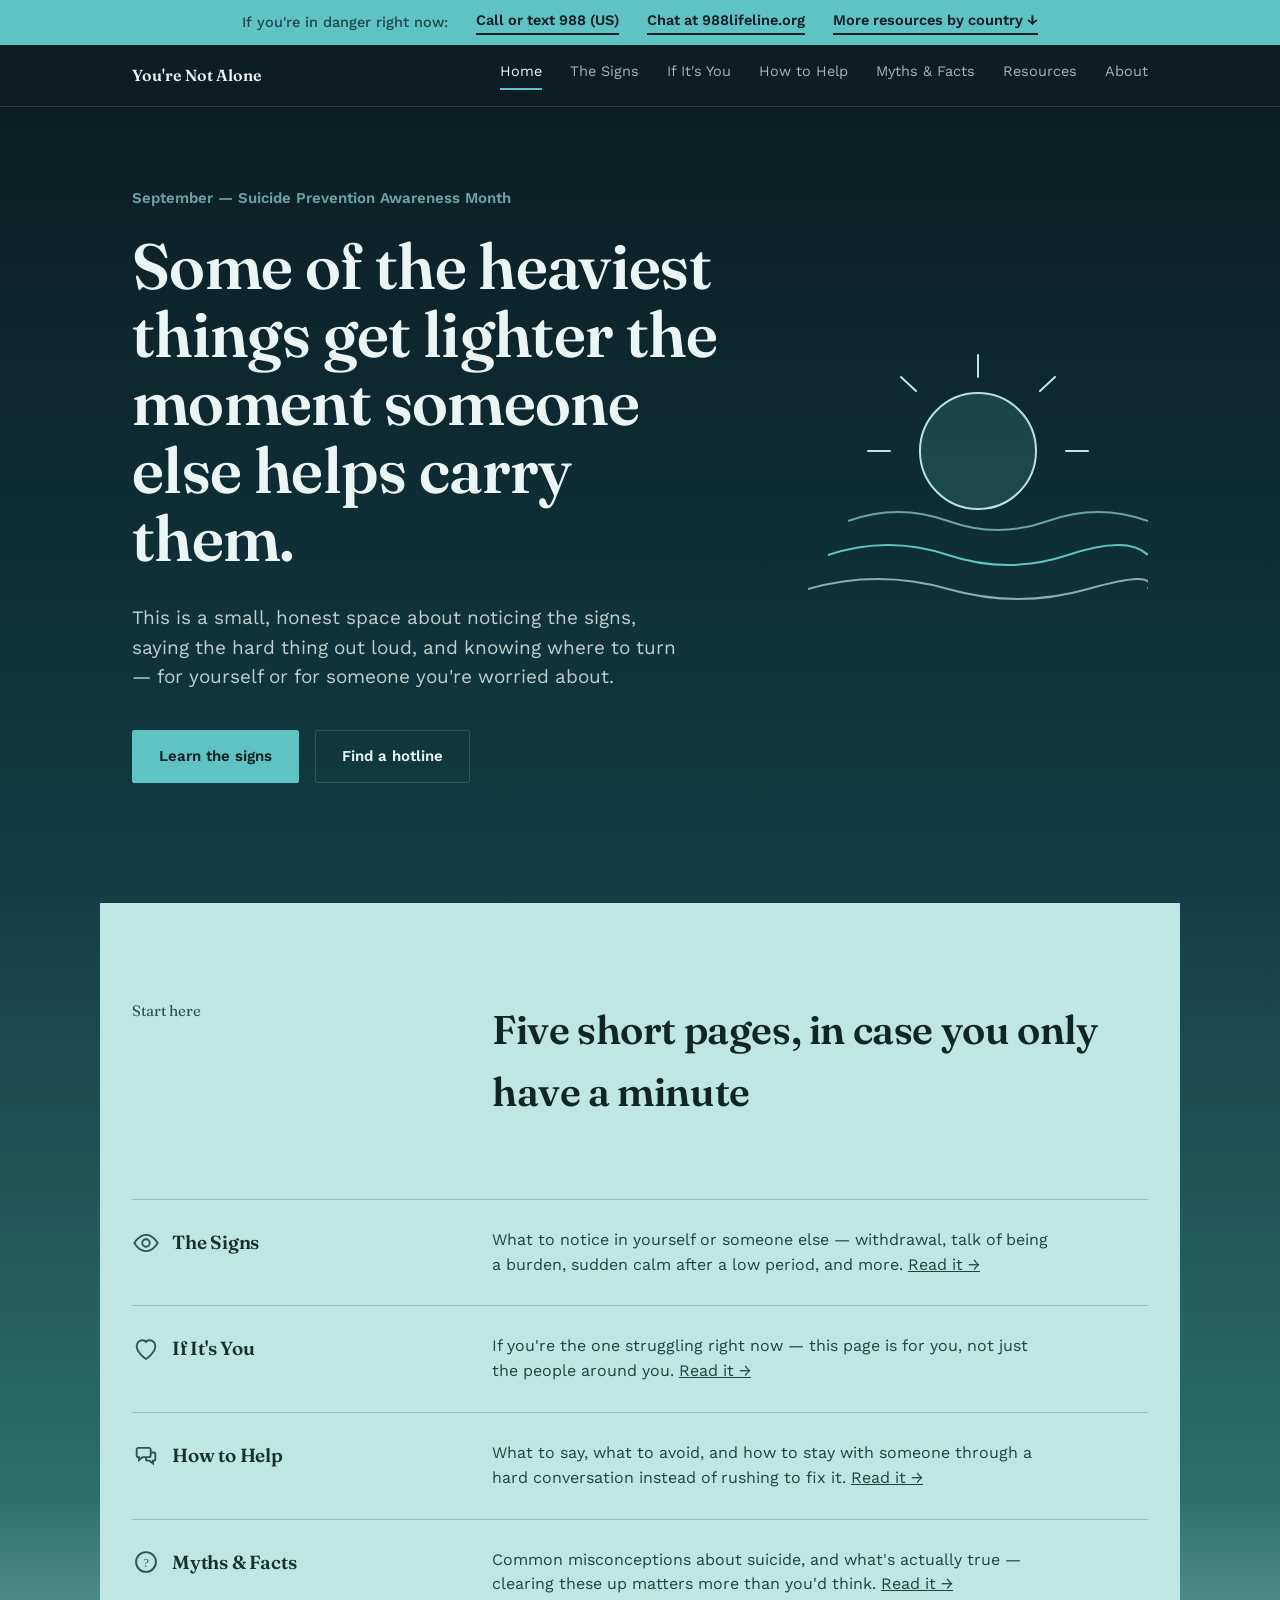
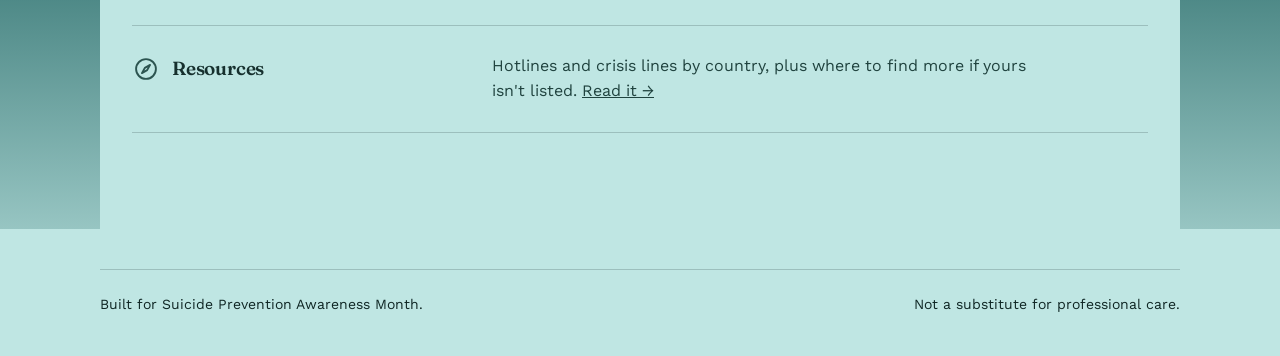
<file: index.html>
<!DOCTYPE html>
<html lang="en">
<head>
<meta charset="UTF-8">
<meta name="viewport" content="width=device-width, initial-scale=1.0">
<title>You're Not Alone — Mental Health Awareness</title>
<link rel="preconnect" href="https://fonts.googleapis.com">
<link href="https://fonts.googleapis.com/css2?family=Fraunces:opsz,wght@9..144,400;9..144,500;9..144,600;9..144,700&family=Work+Sans:wght@400;500;600&display=swap" rel="stylesheet">
<link rel="stylesheet" href="styles.css">
</head>
<body>

<div class="helpbar">
  <span class="label">If you're in danger right now:</span>
  <a href="tel:988">Call or text 988 (US)</a>
  <a href="https://988lifeline.org/chat" target="_blank" rel="noopener">Chat at 988lifeline.org</a>
  <a href="resources.html">More resources by country ↓</a>
</div>

<nav class="sitenav">
  <div class="nav-inner">
    <a class="brand" href="index.html">You're Not Alone</a>
    <div class="links">
      <a href="index.html" aria-current="page">Home</a>
      <a href="signs.html">The Signs</a>
      <a href="if-you.html">If It's You</a>
      <a href="help.html">How to Help</a>
      <a href="myths.html">Myths &amp; Facts</a>
      <a href="resources.html">Resources</a>
      <a href="about.html">About</a>
    </div>
  </div>
</nav>

<div class="gradient-wrap short">

  <section class="hero">
    <div class="hero-grid">
      <div>
        <div class="eyebrow">September — Suicide Prevention Awareness Month</div>
        <h1>Some of the heaviest things get lighter the moment someone else helps carry them.</h1>
        <p class="sub">This is a small, honest space about noticing the signs, saying the hard thing out loud, and knowing where to turn — for yourself or for someone you're worried about.</p>
        <div class="cta-row">
          <a class="btn primary" href="signs.html">Learn the signs</a>
          <a class="btn secondary" href="resources.html">Find a hotline</a>
        </div>
      </div>
      <div class="hero-visual" aria-hidden="true">
        <svg viewBox="0 0 340 300" fill="none" xmlns="http://www.w3.org/2000/svg">
          <circle cx="170" cy="120" r="58" stroke="#BFE6E3" stroke-width="2"/>
          <circle cx="170" cy="120" r="58" fill="#5FC3C4" fill-opacity="0.18"/>
          <path d="M40 190 Q90 172 140 190 T240 190 T340 190" stroke="#6FA3A0" stroke-width="2" fill="none"/>
          <path d="M20 224 Q80 204 140 224 T260 224 T340 224" stroke="#5FC3C4" stroke-width="2" fill="none"/>
          <path d="M0 258 Q70 238 140 258 T280 258 T340 258" stroke="#BFE6E3" stroke-width="2" fill="none" opacity="0.7"/>
          <line x1="170" y1="24" x2="170" y2="46" stroke="#BFE6E3" stroke-width="2" stroke-linecap="round"/>
          <line x1="93" y1="46" x2="108" y2="60" stroke="#BFE6E3" stroke-width="2" stroke-linecap="round"/>
          <line x1="247" y1="46" x2="232" y2="60" stroke="#BFE6E3" stroke-width="2" stroke-linecap="round"/>
          <line x1="60" y1="120" x2="82" y2="120" stroke="#BFE6E3" stroke-width="2" stroke-linecap="round"/>
          <line x1="258" y1="120" x2="280" y2="120" stroke="#BFE6E3" stroke-width="2" stroke-linecap="round"/>
        </svg>
      </div>
    </div>
  </section>

  <section class="dark-text">
    <div class="section-head reveal">
      <div class="num">Start here</div>
      <h2>Five short pages, in case you only have a minute</h2>
    </div>
    <div class="signs-list reveal" style="border-top:1px solid rgba(15,38,36,0.2);">
      <div class="sign-row" style="border-bottom:1px solid rgba(15,38,36,0.2);">
        <div>
          <div class="row-head">
            <div class="row-icon"><svg viewBox="0 0 24 24" fill="none" xmlns="http://www.w3.org/2000/svg"><path d="M2 12C2 12 6 5 12 5C18 5 22 12 22 12C22 12 18 19 12 19C6 19 2 12 2 12Z" stroke="currentColor" stroke-width="1.6"/><circle cx="12" cy="12" r="3.2" stroke="currentColor" stroke-width="1.6"/></svg></div>
            <h3 style="color:#16302E; margin:0;">The Signs</h3>
          </div>
        </div>
        <p style="color:#20433F;">What to notice in yourself or someone else — withdrawal, talk of being a burden, sudden calm after a low period, and more. <a href="signs.html" style="text-decoration:underline;">Read it →</a></p>
      </div>
      <div class="sign-row" style="border-bottom:1px solid rgba(15,38,36,0.2);">
        <div>
          <div class="row-head">
            <div class="row-icon"><svg viewBox="0 0 24 24" fill="none" xmlns="http://www.w3.org/2000/svg"><path d="M12 20.5C12 20.5 4 15.5 4 9.5C4 6.7 6.2 4.5 9 4.5C10.5 4.5 11.6 5.2 12 6C12.4 5.2 13.5 4.5 15 4.5C17.8 4.5 20 6.7 20 9.5C20 15.5 12 20.5 12 20.5Z" stroke="currentColor" stroke-width="1.6" stroke-linejoin="round"/></svg></div>
            <h3 style="color:#16302E; margin:0;">If It's You</h3>
          </div>
        </div>
        <p style="color:#20433F;">If you're the one struggling right now — this page is for you, not just the people around you. <a href="if-you.html" style="text-decoration:underline;">Read it →</a></p>
      </div>
      <div class="sign-row" style="border-bottom:1px solid rgba(15,38,36,0.2);">
        <div>
          <div class="row-head">
            <div class="row-icon"><svg viewBox="0 0 24 24" fill="none" xmlns="http://www.w3.org/2000/svg"><path d="M4 6.5C4 5.67 4.67 5 5.5 5H14.5C15.33 5 16 5.67 16 6.5V11.5C16 12.33 15.33 13 14.5 13H9L6 15.5V13H5.5C4.67 13 4 12.33 4 11.5V6.5Z" stroke="currentColor" stroke-width="1.6"/><path d="M12 13V14.5C12 15.33 12.67 16 13.5 16H15L18 18.5V16H18.5C19.33 16 20 15.33 20 14.5V10.5C20 9.67 19.33 9 18.5 9H16" stroke="currentColor" stroke-width="1.6"/></svg></div>
            <h3 style="color:#16302E; margin:0;">How to Help</h3>
          </div>
        </div>
        <p style="color:#20433F;">What to say, what to avoid, and how to stay with someone through a hard conversation instead of rushing to fix it. <a href="help.html" style="text-decoration:underline;">Read it →</a></p>
      </div>
      <div class="sign-row" style="border-bottom:1px solid rgba(15,38,36,0.2);">
        <div>
          <div class="row-head">
            <div class="row-icon"><svg viewBox="0 0 24 24" fill="none" xmlns="http://www.w3.org/2000/svg"><circle cx="12" cy="12" r="8.5" stroke="currentColor" stroke-width="1.6"/><text x="12" y="16.5" font-size="11" text-anchor="middle" fill="currentColor" font-family="Georgia, serif">?</text></svg></div>
            <h3 style="color:#16302E; margin:0;">Myths &amp; Facts</h3>
          </div>
        </div>
        <p style="color:#20433F;">Common misconceptions about suicide, and what's actually true — clearing these up matters more than you'd think. <a href="myths.html" style="text-decoration:underline;">Read it →</a></p>
      </div>
      <div class="sign-row" style="border-bottom:1px solid rgba(15,38,36,0.2);">
        <div>
          <div class="row-head">
            <div class="row-icon"><svg viewBox="0 0 24 24" fill="none" xmlns="http://www.w3.org/2000/svg"><circle cx="12" cy="12" r="8.5" stroke="currentColor" stroke-width="1.6"/><path d="M15.5 8.5L13 13L8.5 15.5L11 11L15.5 8.5Z" stroke="currentColor" stroke-width="1.6" stroke-linejoin="round"/></svg></div>
            <h3 style="color:#16302E; margin:0;">Resources</h3>
          </div>
        </div>
        <p style="color:#20433F;">Hotlines and crisis lines by country, plus where to find more if yours isn't listed. <a href="resources.html" style="text-decoration:underline;">Read it →</a></p>
      </div>
    </div>
  </section>

  <footer>
    <div class="foot-inner">
      <span>Built for Suicide Prevention Awareness Month.</span>
      <span>Not a substitute for professional care.</span>
    </div>
  </footer>

</div>

<script src="script.js"></script>
</body>
</html>
</file>
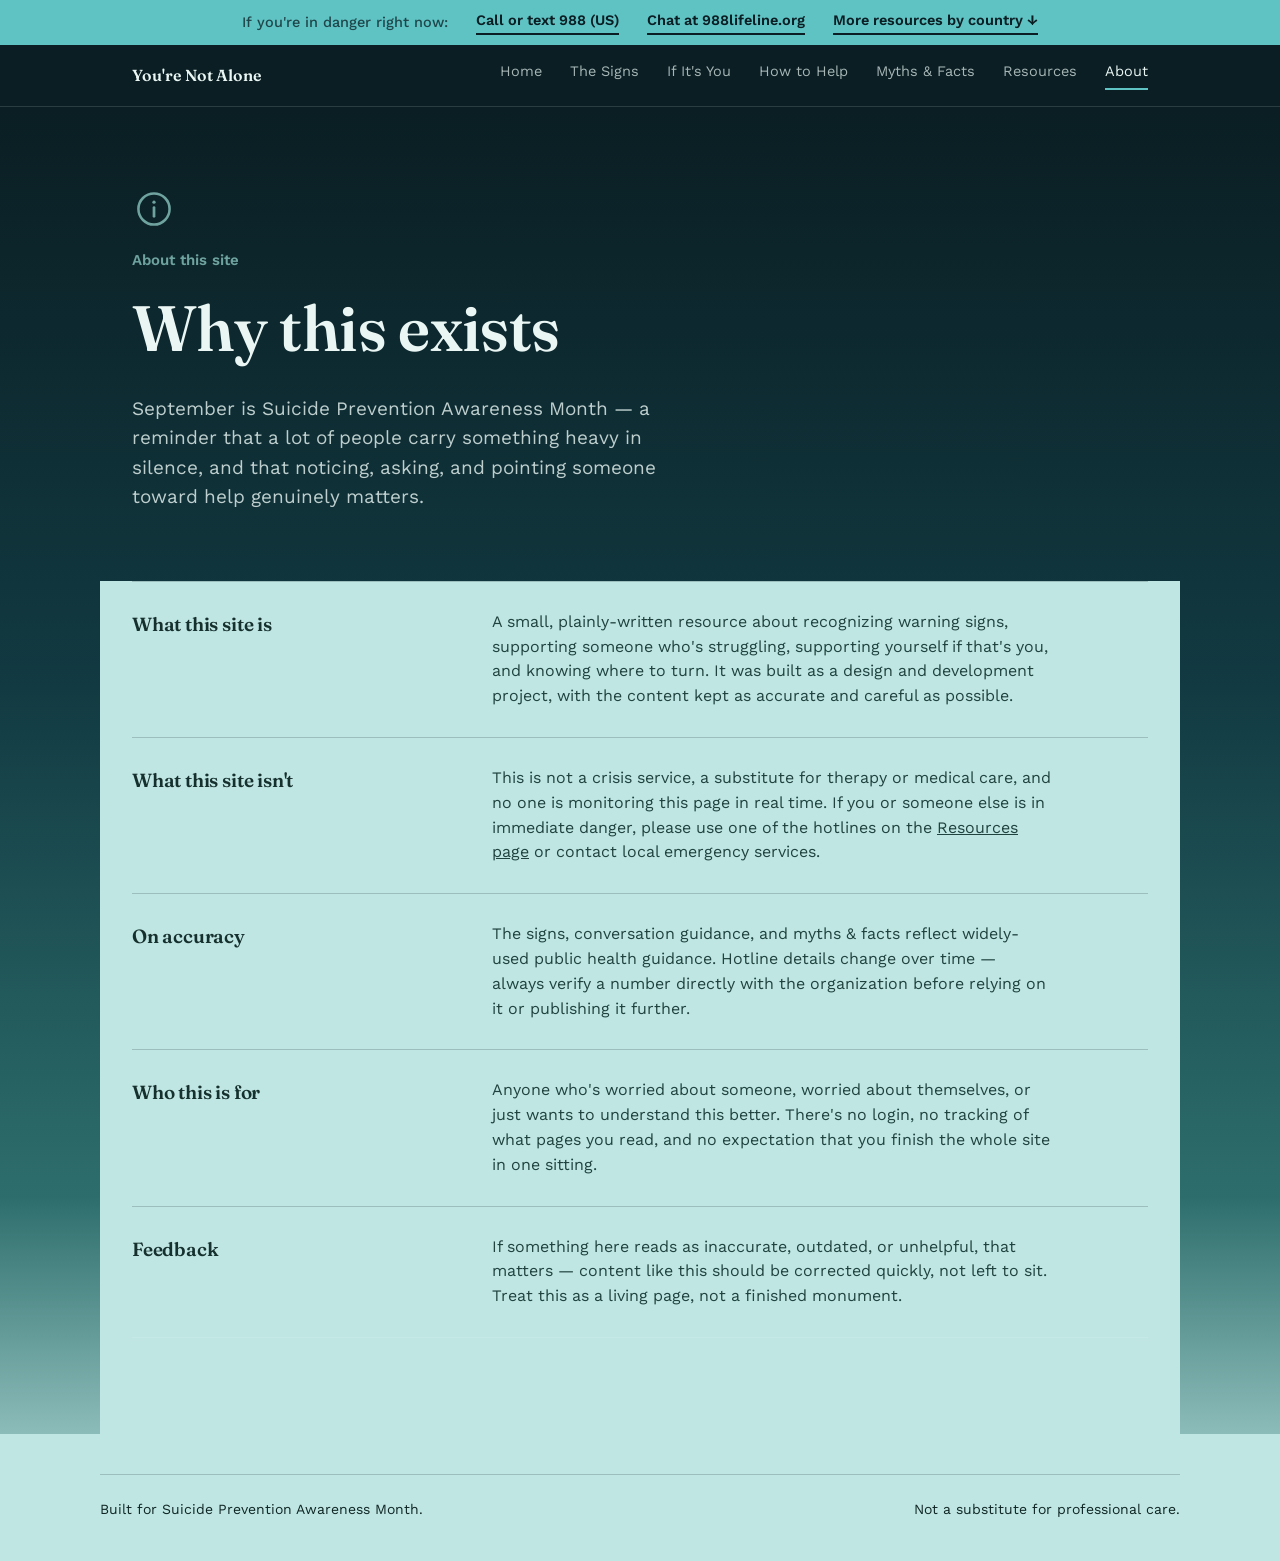
<file: about.html>
<!DOCTYPE html>
<html lang="en">
<head>
<meta charset="UTF-8">
<meta name="viewport" content="width=device-width, initial-scale=1.0">
<title>About — You're Not Alone</title>
<link rel="preconnect" href="https://fonts.googleapis.com">
<link href="https://fonts.googleapis.com/css2?family=Fraunces:opsz,wght@9..144,400;9..144,500;9..144,600;9..144,700&family=Work+Sans:wght@400;500;600&display=swap" rel="stylesheet">
<link rel="stylesheet" href="styles.css">
</head>
<body>

<div class="helpbar">
  <span class="label">If you're in danger right now:</span>
  <a href="tel:988">Call or text 988 (US)</a>
  <a href="https://988lifeline.org/chat" target="_blank" rel="noopener">Chat at 988lifeline.org</a>
  <a href="resources.html">More resources by country ↓</a>
</div>

<nav class="sitenav">
  <div class="nav-inner">
    <a class="brand" href="index.html">You're Not Alone</a>
    <div class="links">
      <a href="index.html">Home</a>
      <a href="signs.html">The Signs</a>
      <a href="if-you.html">If It's You</a>
      <a href="help.html">How to Help</a>
      <a href="myths.html">Myths &amp; Facts</a>
      <a href="resources.html">Resources</a>
      <a href="about.html" aria-current="page">About</a>
    </div>
  </div>
</nav>

<div class="gradient-wrap short">

  <section class="hero" style="padding-bottom:50px;">
    <div class="page-icon"><svg viewBox="0 0 24 24" fill="none" xmlns="http://www.w3.org/2000/svg"><circle cx="12" cy="12" r="8.5" stroke="currentColor" stroke-width="1.4"/><circle cx="12" cy="8.3" r="0.9" fill="currentColor"/><line x1="12" y1="11.2" x2="12" y2="16" stroke="currentColor" stroke-width="1.5" stroke-linecap="round"/></svg></div>
    <div class="eyebrow">About this site</div>
    <h1>Why this exists</h1>
    <p class="sub">September is Suicide Prevention Awareness Month — a reminder that a lot of people carry something heavy in silence, and that noticing, asking, and pointing someone toward help genuinely matters.</p>
  </section>

  <section class="dark-text" style="padding-top:0;">
    <div class="signs-list reveal" style="border-top:1px solid rgba(15,38,36,0.2);">
      <div class="sign-row" style="border-bottom:1px solid rgba(15,38,36,0.2);">
        <h3 style="color:#16302E;">What this site is</h3>
        <p style="color:#20433F;">A small, plainly-written resource about recognizing warning signs, supporting someone who's struggling, supporting yourself if that's you, and knowing where to turn. It was built as a design and development project, with the content kept as accurate and careful as possible.</p>
      </div>
      <div class="sign-row" style="border-bottom:1px solid rgba(15,38,36,0.2);">
        <h3 style="color:#16302E;">What this site isn't</h3>
        <p style="color:#20433F;">This is not a crisis service, a substitute for therapy or medical care, and no one is monitoring this page in real time. If you or someone else is in immediate danger, please use one of the hotlines on the <a href="resources.html" style="text-decoration:underline;">Resources page</a> or contact local emergency services.</p>
      </div>
      <div class="sign-row" style="border-bottom:1px solid rgba(15,38,36,0.2);">
        <h3 style="color:#16302E;">On accuracy</h3>
        <p style="color:#20433F;">The signs, conversation guidance, and myths &amp; facts reflect widely-used public health guidance. Hotline details change over time — always verify a number directly with the organization before relying on it or publishing it further.</p>
      </div>
      <div class="sign-row" style="border-bottom:1px solid rgba(15,38,36,0.2);">
        <h3 style="color:#16302E;">Who this is for</h3>
        <p style="color:#20433F;">Anyone who's worried about someone, worried about themselves, or just wants to understand this better. There's no login, no tracking of what pages you read, and no expectation that you finish the whole site in one sitting.</p>
      </div>
      <div class="sign-row">
        <h3 style="color:#16302E;">Feedback</h3>
        <p style="color:#20433F;">If something here reads as inaccurate, outdated, or unhelpful, that matters — content like this should be corrected quickly, not left to sit. Treat this as a living page, not a finished monument.</p>
      </div>
    </div>
  </section>

  <footer>
    <div class="foot-inner">
      <span>Built for Suicide Prevention Awareness Month.</span>
      <span>Not a substitute for professional care.</span>
    </div>
  </footer>

</div>

<script src="script.js"></script>
</body>
</html>
</file>
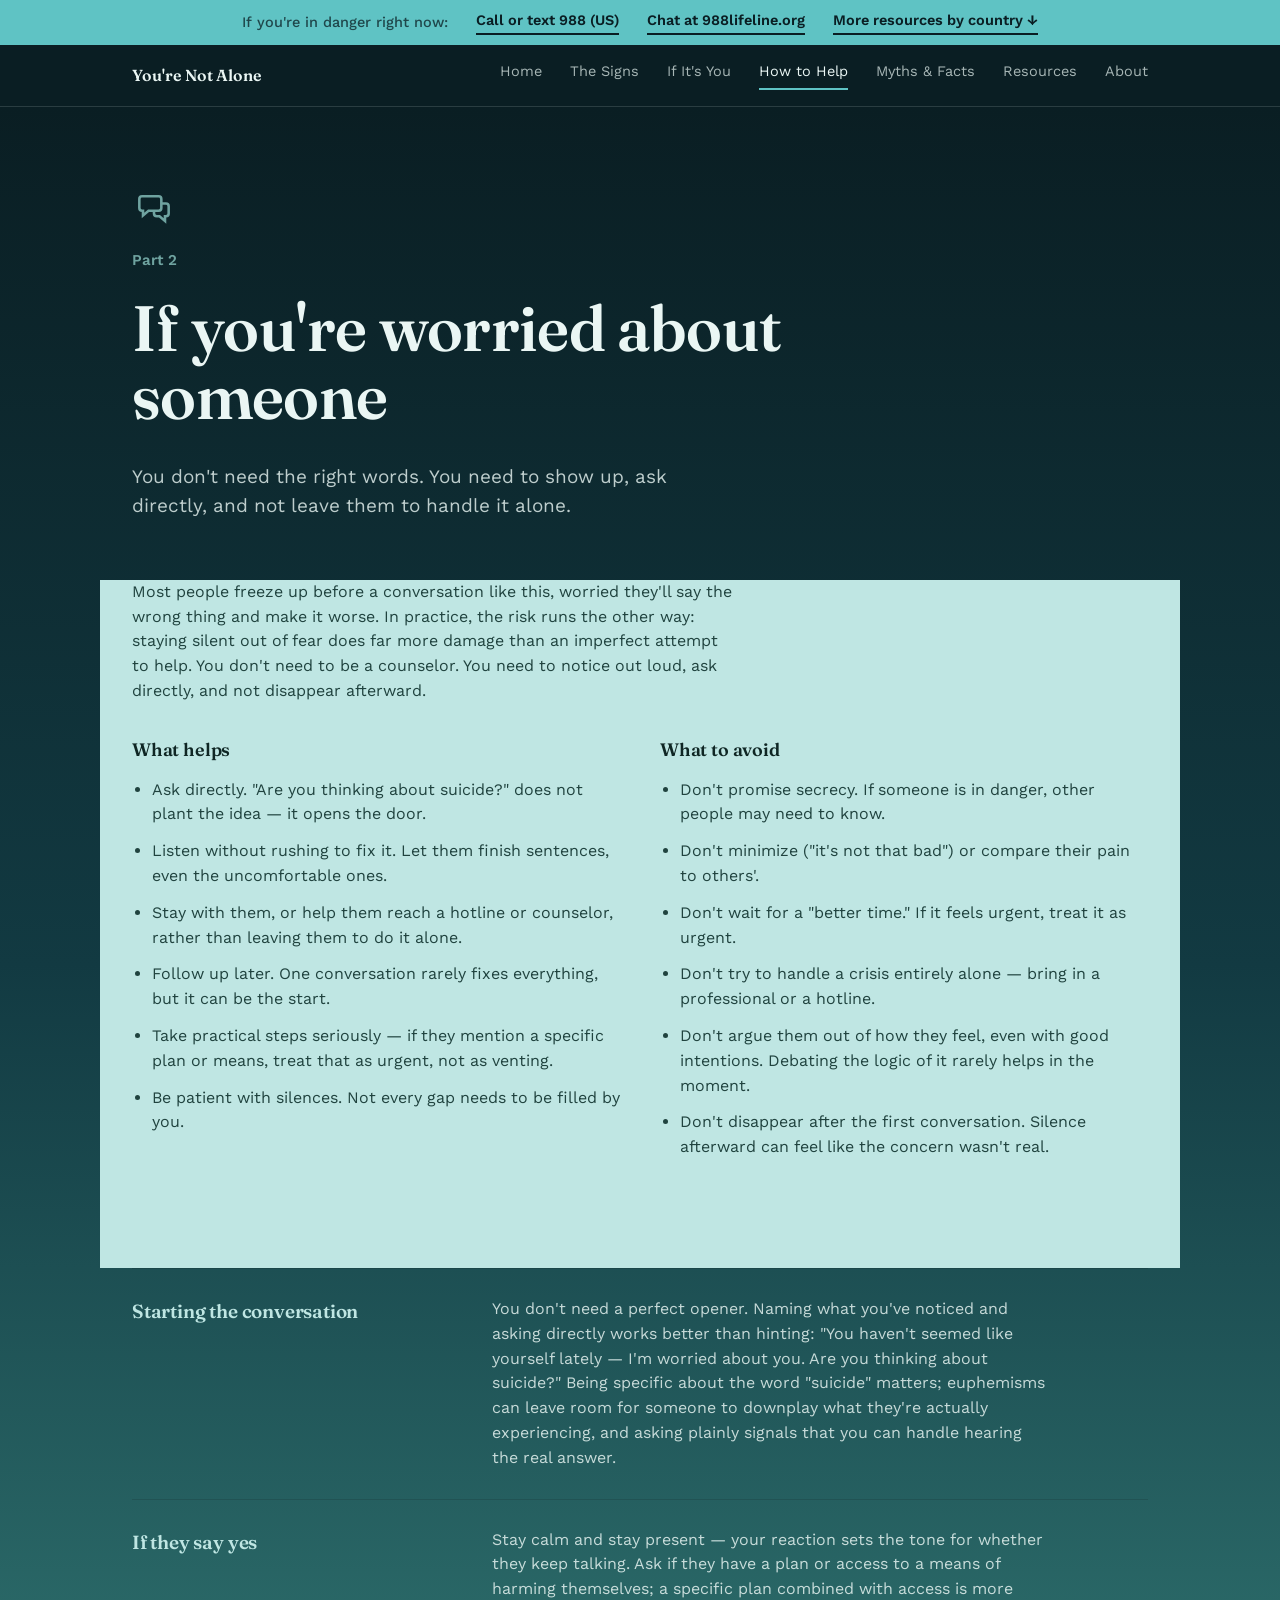
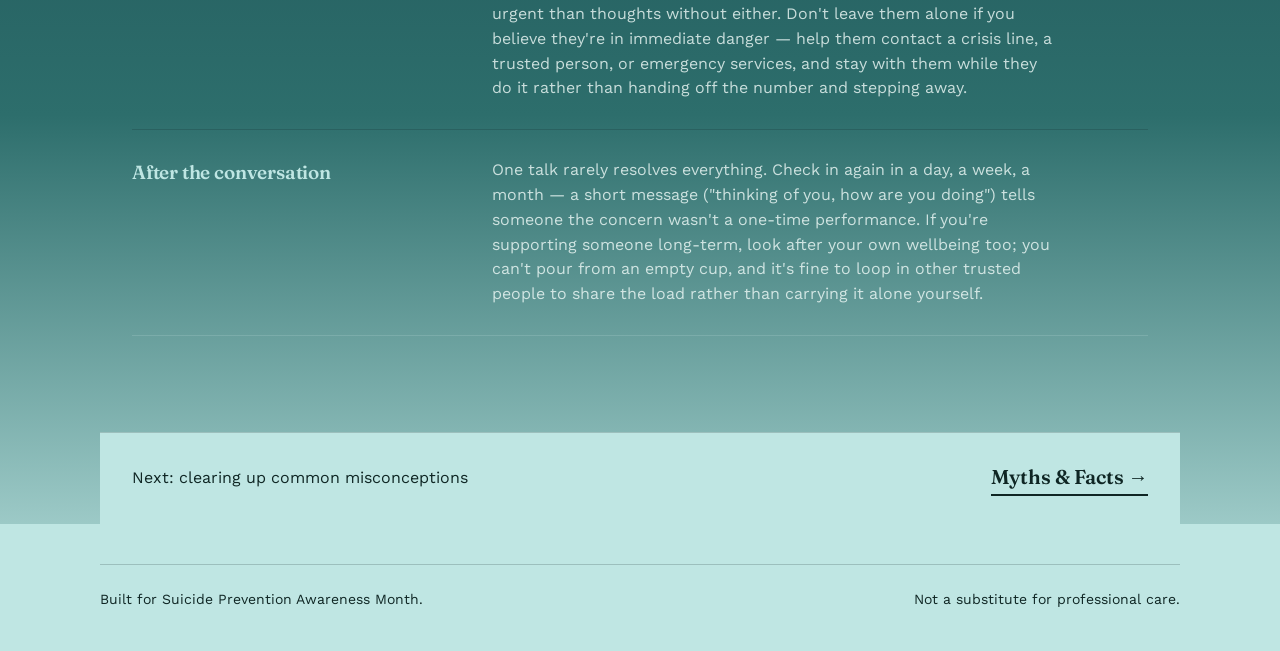
<file: help.html>
<!DOCTYPE html>
<html lang="en">
<head>
<meta charset="UTF-8">
<meta name="viewport" content="width=device-width, initial-scale=1.0">
<title>How to Help — You're Not Alone</title>
<link rel="preconnect" href="https://fonts.googleapis.com">
<link href="https://fonts.googleapis.com/css2?family=Fraunces:opsz,wght@9..144,400;9..144,500;9..144,600;9..144,700&family=Work+Sans:wght@400;500;600&display=swap" rel="stylesheet">
<link rel="stylesheet" href="styles.css">
</head>
<body>

<div class="helpbar">
  <span class="label">If you're in danger right now:</span>
  <a href="tel:988">Call or text 988 (US)</a>
  <a href="https://988lifeline.org/chat" target="_blank" rel="noopener">Chat at 988lifeline.org</a>
  <a href="resources.html">More resources by country ↓</a>
</div>

<nav class="sitenav">
  <div class="nav-inner">
    <a class="brand" href="index.html">You're Not Alone</a>
    <div class="links">
      <a href="index.html">Home</a>
      <a href="signs.html">The Signs</a>
      <a href="if-you.html">If It's You</a>
      <a href="help.html" aria-current="page">How to Help</a>
      <a href="myths.html">Myths &amp; Facts</a>
      <a href="resources.html">Resources</a>
      <a href="about.html">About</a>
    </div>
  </div>
</nav>

<div class="gradient-wrap short">

  <section class="hero" style="padding-bottom:40px;">
    <div class="page-icon"><svg viewBox="0 0 24 24" fill="none" xmlns="http://www.w3.org/2000/svg"><path d="M4 6.5C4 5.67 4.67 5 5.5 5H14.5C15.33 5 16 5.67 16 6.5V11.5C16 12.33 15.33 13 14.5 13H9L6 15.5V13H5.5C4.67 13 4 12.33 4 11.5V6.5Z" stroke="currentColor" stroke-width="1.4"/><path d="M12 13V14.5C12 15.33 12.67 16 13.5 16H15L18 18.5V16H18.5C19.33 16 20 15.33 20 14.5V10.5C20 9.67 19.33 9 18.5 9H16" stroke="currentColor" stroke-width="1.4"/></svg></div>
    <div class="eyebrow">Part 2</div>
    <h1>If you're worried about someone</h1>
    <p class="sub">You don't need the right words. You need to show up, ask directly, and not leave them to handle it alone.</p>
  </section>

  <section class="dark-text" style="padding-top:0;">
    <p style="max-width:60ch; margin-bottom:32px;">Most people freeze up before a conversation like this, worried they'll say the wrong thing and make it worse. In practice, the risk runs the other way: staying silent out of fear does far more damage than an imperfect attempt to help. You don't need to be a counselor. You need to notice out loud, ask directly, and not disappear afterward.</p>
    <div class="talk-grid reveal">
      <div class="talk-col">
        <h3>What helps</h3>
        <ul>
          <li>Ask directly. "Are you thinking about suicide?" does not plant the idea — it opens the door.</li>
          <li>Listen without rushing to fix it. Let them finish sentences, even the uncomfortable ones.</li>
          <li>Stay with them, or help them reach a hotline or counselor, rather than leaving them to do it alone.</li>
          <li>Follow up later. One conversation rarely fixes everything, but it can be the start.</li>
          <li>Take practical steps seriously — if they mention a specific plan or means, treat that as urgent, not as venting.</li>
          <li>Be patient with silences. Not every gap needs to be filled by you.</li>
        </ul>
      </div>
      <div class="talk-col">
        <h3>What to avoid</h3>
        <ul>
          <li>Don't promise secrecy. If someone is in danger, other people may need to know.</li>
          <li>Don't minimize ("it's not that bad") or compare their pain to others'.</li>
          <li>Don't wait for a "better time." If it feels urgent, treat it as urgent.</li>
          <li>Don't try to handle a crisis entirely alone — bring in a professional or a hotline.</li>
          <li>Don't argue them out of how they feel, even with good intentions. Debating the logic of it rarely helps in the moment.</li>
          <li>Don't disappear after the first conversation. Silence afterward can feel like the concern wasn't real.</li>
        </ul>
      </div>
    </div>
  </section>

  <section style="padding-top:0;">
    <div class="signs-list reveal" style="border-top:1px solid rgba(15,38,36,0.2);">
      <div class="sign-row" style="border-bottom:1px solid rgba(15,38,36,0.2);">
        <h3>Starting the conversation</h3>
        <p>You don't need a perfect opener. Naming what you've noticed and asking directly works better than hinting: "You haven't seemed like yourself lately — I'm worried about you. Are you thinking about suicide?" Being specific about the word "suicide" matters; euphemisms can leave room for someone to downplay what they're actually experiencing, and asking plainly signals that you can handle hearing the real answer.</p>
      </div>
      <div class="sign-row" style="border-bottom:1px solid rgba(15,38,36,0.2);">
        <h3>If they say yes</h3>
        <p>Stay calm and stay present — your reaction sets the tone for whether they keep talking. Ask if they have a plan or access to a means of harming themselves; a specific plan combined with access is more urgent than thoughts without either. Don't leave them alone if you believe they're in immediate danger — help them contact a crisis line, a trusted person, or emergency services, and stay with them while they do it rather than handing off the number and stepping away.</p>
      </div>
      <div class="sign-row">
        <h3>After the conversation</h3>
        <p>One talk rarely resolves everything. Check in again in a day, a week, a month — a short message ("thinking of you, how are you doing") tells someone the concern wasn't a one-time performance. If you're supporting someone long-term, look after your own wellbeing too; you can't pour from an empty cup, and it's fine to loop in other trusted people to share the load rather than carrying it alone yourself.</p>
      </div>
    </div>
  </section>

  <div class="next-link dark-text reveal">
    <span>Next: clearing up common misconceptions</span>
    <a href="myths.html" class="to">Myths &amp; Facts →</a>
  </div>

  <footer>
    <div class="foot-inner">
      <span>Built for Suicide Prevention Awareness Month.</span>
      <span>Not a substitute for professional care.</span>
    </div>
  </footer>

</div>

<script src="script.js"></script>
</body>
</html>
</file>
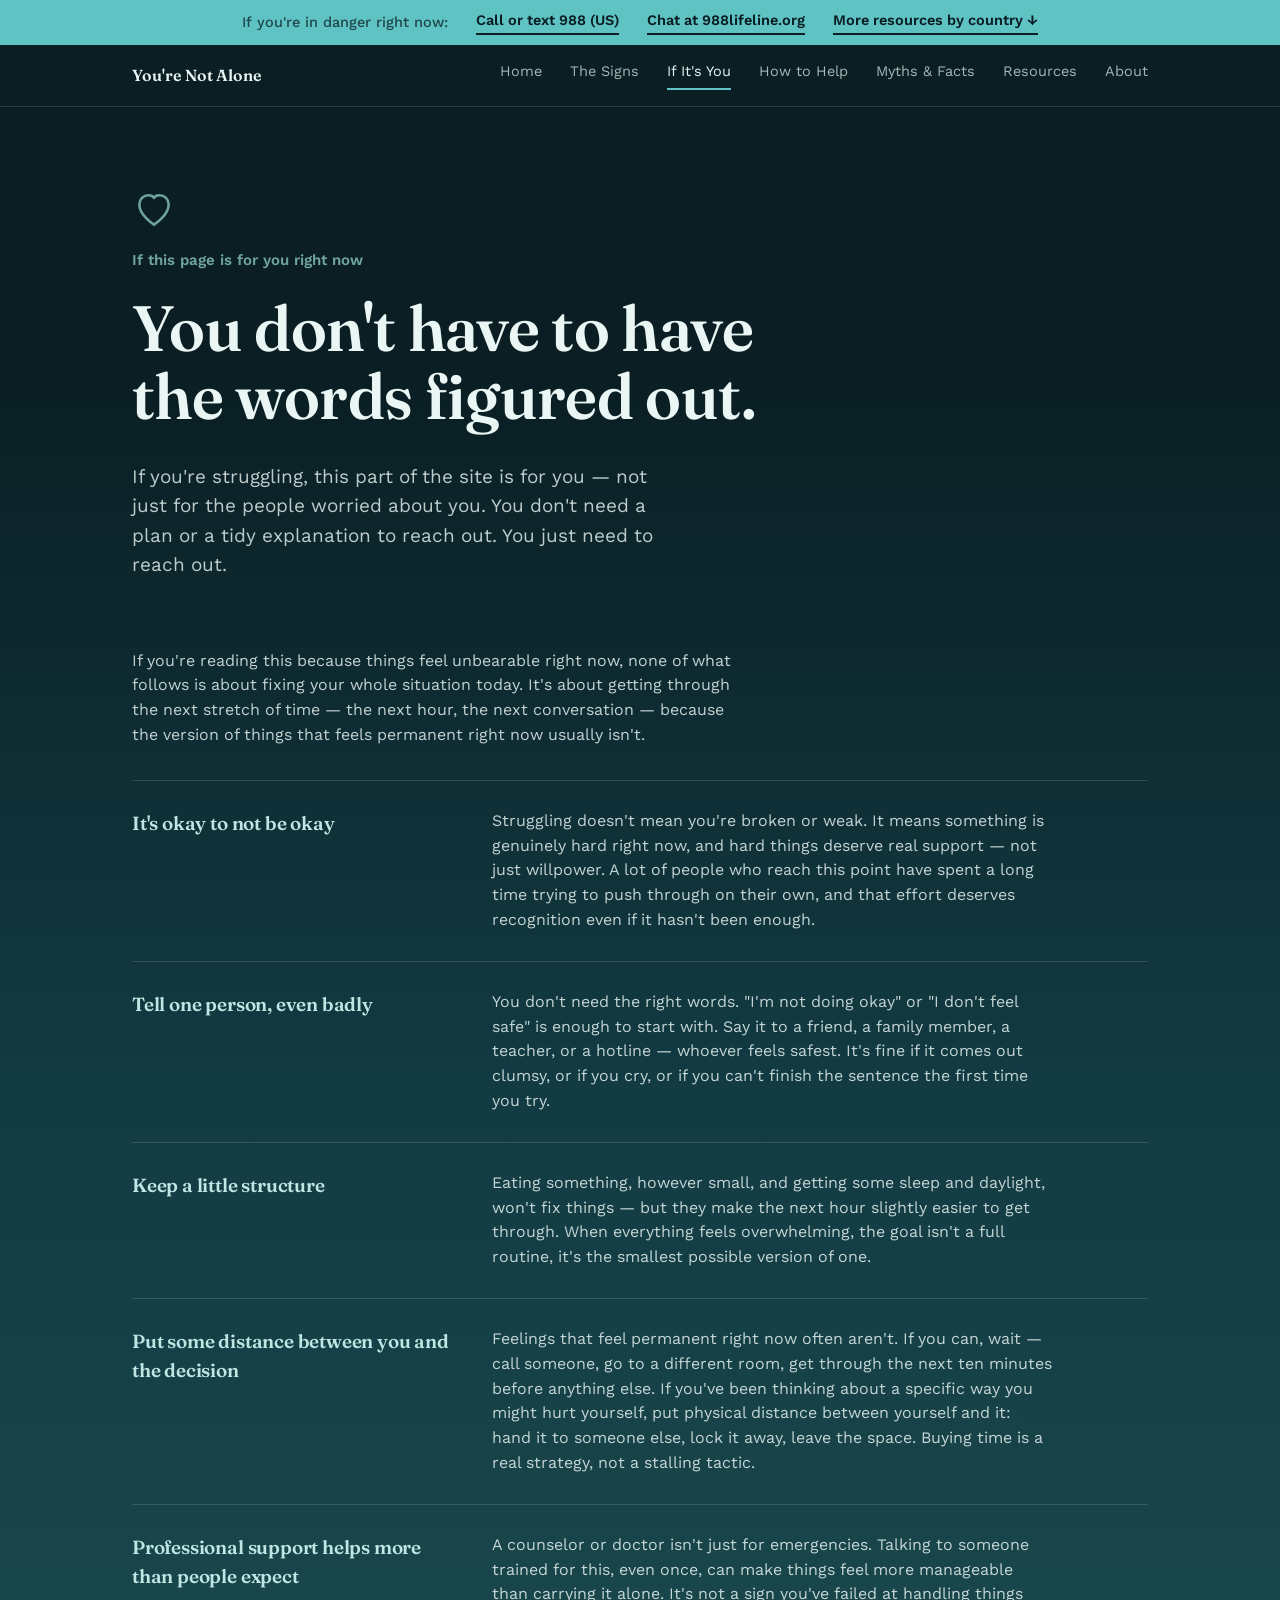
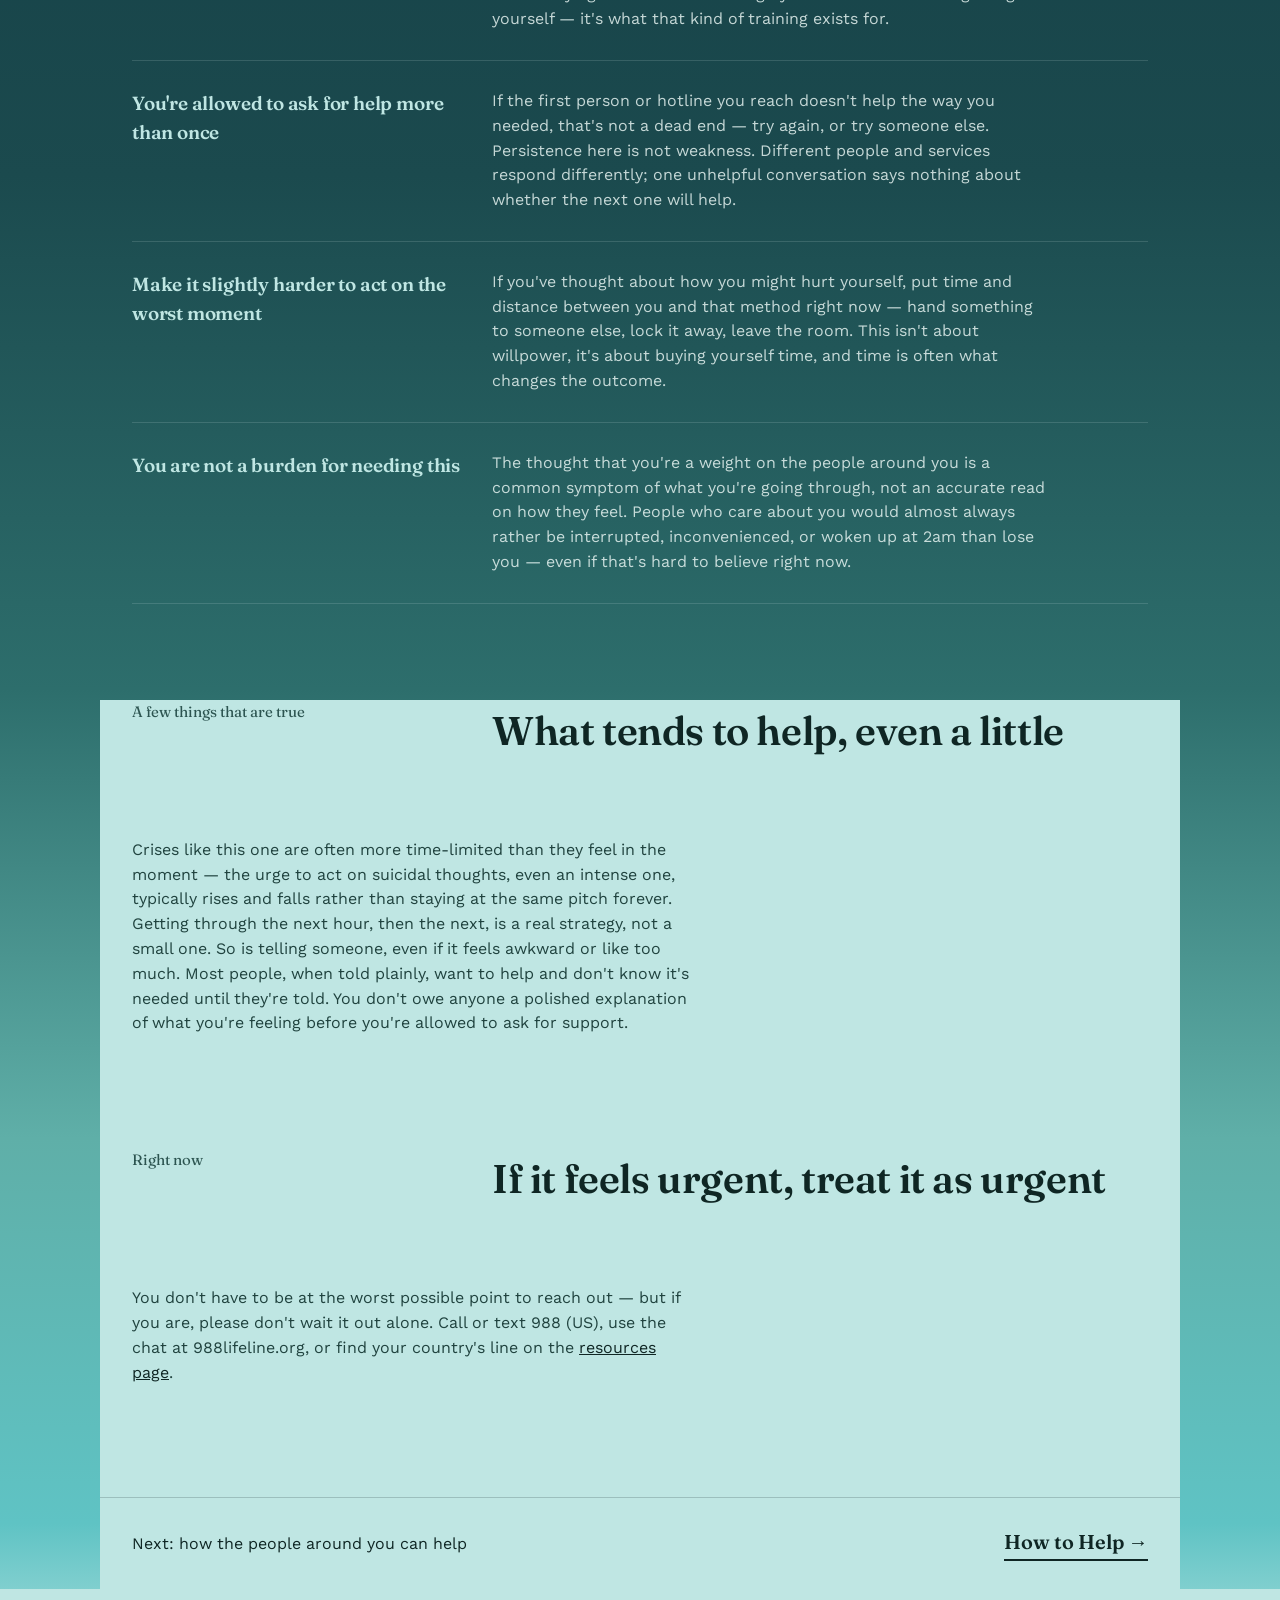
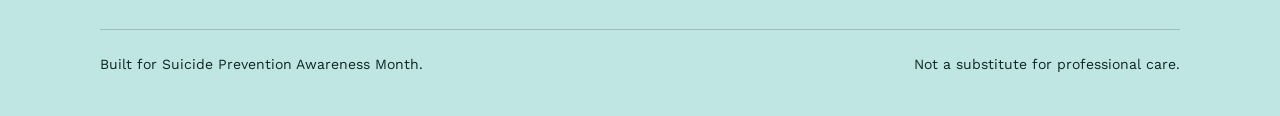
<file: if-you.html>
<!DOCTYPE html>
<html lang="en">
<head>
<meta charset="UTF-8">
<meta name="viewport" content="width=device-width, initial-scale=1.0">
<title>If It's You — You're Not Alone</title>
<link rel="preconnect" href="https://fonts.googleapis.com">
<link href="https://fonts.googleapis.com/css2?family=Fraunces:opsz,wght@9..144,400;9..144,500;9..144,600;9..144,700&family=Work+Sans:wght@400;500;600&display=swap" rel="stylesheet">
<link rel="stylesheet" href="styles.css">
</head>
<body>

<div class="helpbar">
  <span class="label">If you're in danger right now:</span>
  <a href="tel:988">Call or text 988 (US)</a>
  <a href="https://988lifeline.org/chat" target="_blank" rel="noopener">Chat at 988lifeline.org</a>
  <a href="resources.html">More resources by country ↓</a>
</div>

<nav class="sitenav">
  <div class="nav-inner">
    <a class="brand" href="index.html">You're Not Alone</a>
    <div class="links">
      <a href="index.html">Home</a>
      <a href="signs.html">The Signs</a>
      <a href="if-you.html" aria-current="page">If It's You</a>
      <a href="help.html">How to Help</a>
      <a href="myths.html">Myths &amp; Facts</a>
      <a href="resources.html">Resources</a>
      <a href="about.html">About</a>
    </div>
  </div>
</nav>

<div class="gradient-wrap">

  <section class="hero" style="padding-bottom:50px;">
    <div class="page-icon"><svg viewBox="0 0 24 24" fill="none" xmlns="http://www.w3.org/2000/svg"><path d="M12 20.5C12 20.5 4 15.5 4 9.5C4 6.7 6.2 4.5 9 4.5C10.5 4.5 11.6 5.2 12 6C12.4 5.2 13.5 4.5 15 4.5C17.8 4.5 20 6.7 20 9.5C20 15.5 12 20.5 12 20.5Z" stroke="currentColor" stroke-width="1.4" stroke-linejoin="round"/></svg></div>
    <div class="eyebrow">If this page is for you right now</div>
    <h1>You don't have to have the words figured out.</h1>
    <p class="sub">If you're struggling, this part of the site is for you — not just for the people worried about you. You don't need a plan or a tidy explanation to reach out. You just need to reach out.</p>
  </section>

  <section style="padding-top:0;">
    <p style="max-width:60ch; color:rgba(234,246,244,0.82); margin-bottom:32px;">If you're reading this because things feel unbearable right now, none of what follows is about fixing your whole situation today. It's about getting through the next stretch of time — the next hour, the next conversation — because the version of things that feels permanent right now usually isn't.</p>
    <div class="signs-list reveal">
      <div class="sign-row">
        <h3>It's okay to not be okay</h3>
        <p>Struggling doesn't mean you're broken or weak. It means something is genuinely hard right now, and hard things deserve real support — not just willpower. A lot of people who reach this point have spent a long time trying to push through on their own, and that effort deserves recognition even if it hasn't been enough.</p>
      </div>
      <div class="sign-row">
        <h3>Tell one person, even badly</h3>
        <p>You don't need the right words. "I'm not doing okay" or "I don't feel safe" is enough to start with. Say it to a friend, a family member, a teacher, or a hotline — whoever feels safest. It's fine if it comes out clumsy, or if you cry, or if you can't finish the sentence the first time you try.</p>
      </div>
      <div class="sign-row">
        <h3>Keep a little structure</h3>
        <p>Eating something, however small, and getting some sleep and daylight, won't fix things — but they make the next hour slightly easier to get through. When everything feels overwhelming, the goal isn't a full routine, it's the smallest possible version of one.</p>
      </div>
      <div class="sign-row">
        <h3>Put some distance between you and the decision</h3>
        <p>Feelings that feel permanent right now often aren't. If you can, wait — call someone, go to a different room, get through the next ten minutes before anything else. If you've been thinking about a specific way you might hurt yourself, put physical distance between yourself and it: hand it to someone else, lock it away, leave the space. Buying time is a real strategy, not a stalling tactic.</p>
      </div>
      <div class="sign-row">
        <h3>Professional support helps more than people expect</h3>
        <p>A counselor or doctor isn't just for emergencies. Talking to someone trained for this, even once, can make things feel more manageable than carrying it alone. It's not a sign you've failed at handling things yourself — it's what that kind of training exists for.</p>
      </div>
      <div class="sign-row">
        <h3>You're allowed to ask for help more than once</h3>
        <p>If the first person or hotline you reach doesn't help the way you needed, that's not a dead end — try again, or try someone else. Persistence here is not weakness. Different people and services respond differently; one unhelpful conversation says nothing about whether the next one will help.</p>
      </div>
      <div class="sign-row">
        <h3>Make it slightly harder to act on the worst moment</h3>
        <p>If you've thought about how you might hurt yourself, put time and distance between you and that method right now — hand something to someone else, lock it away, leave the room. This isn't about willpower, it's about buying yourself time, and time is often what changes the outcome.</p>
      </div>
      <div class="sign-row">
        <h3>You are not a burden for needing this</h3>
        <p>The thought that you're a weight on the people around you is a common symptom of what you're going through, not an accurate read on how they feel. People who care about you would almost always rather be interrupted, inconvenienced, or woken up at 2am than lose you — even if that's hard to believe right now.</p>
      </div>
    </div>
  </section>

  <section class="dark-text" style="padding-top:0;">
    <div class="section-head reveal">
      <div class="num">A few things that are true</div>
      <h2>What tends to help, even a little</h2>
    </div>
    <p style="max-width:56ch;">Crises like this one are often more time-limited than they feel in the moment — the urge to act on suicidal thoughts, even an intense one, typically rises and falls rather than staying at the same pitch forever. Getting through the next hour, then the next, is a real strategy, not a small one. So is telling someone, even if it feels awkward or like too much. Most people, when told plainly, want to help and don't know it's needed until they're told. You don't owe anyone a polished explanation of what you're feeling before you're allowed to ask for support.</p>
  </section>

  <section class="dark-text" style="padding-top:0;">
    <div class="section-head reveal">
      <div class="num">Right now</div>
      <h2>If it feels urgent, treat it as urgent</h2>
    </div>
    <p style="max-width:56ch;">You don't have to be at the worst possible point to reach out — but if you are, please don't wait it out alone. Call or text 988 (US), use the chat at 988lifeline.org, or find your country's line on the <a href="resources.html" style="text-decoration:underline; color:#0F2624;">resources page</a>.</p>
  </section>

  <div class="next-link dark-text reveal">
    <span>Next: how the people around you can help</span>
    <a href="help.html" class="to">How to Help →</a>
  </div>

  <footer>
    <div class="foot-inner">
      <span>Built for Suicide Prevention Awareness Month.</span>
      <span>Not a substitute for professional care.</span>
    </div>
  </footer>

</div>

<script src="script.js"></script>
</body>
</html>
</file>
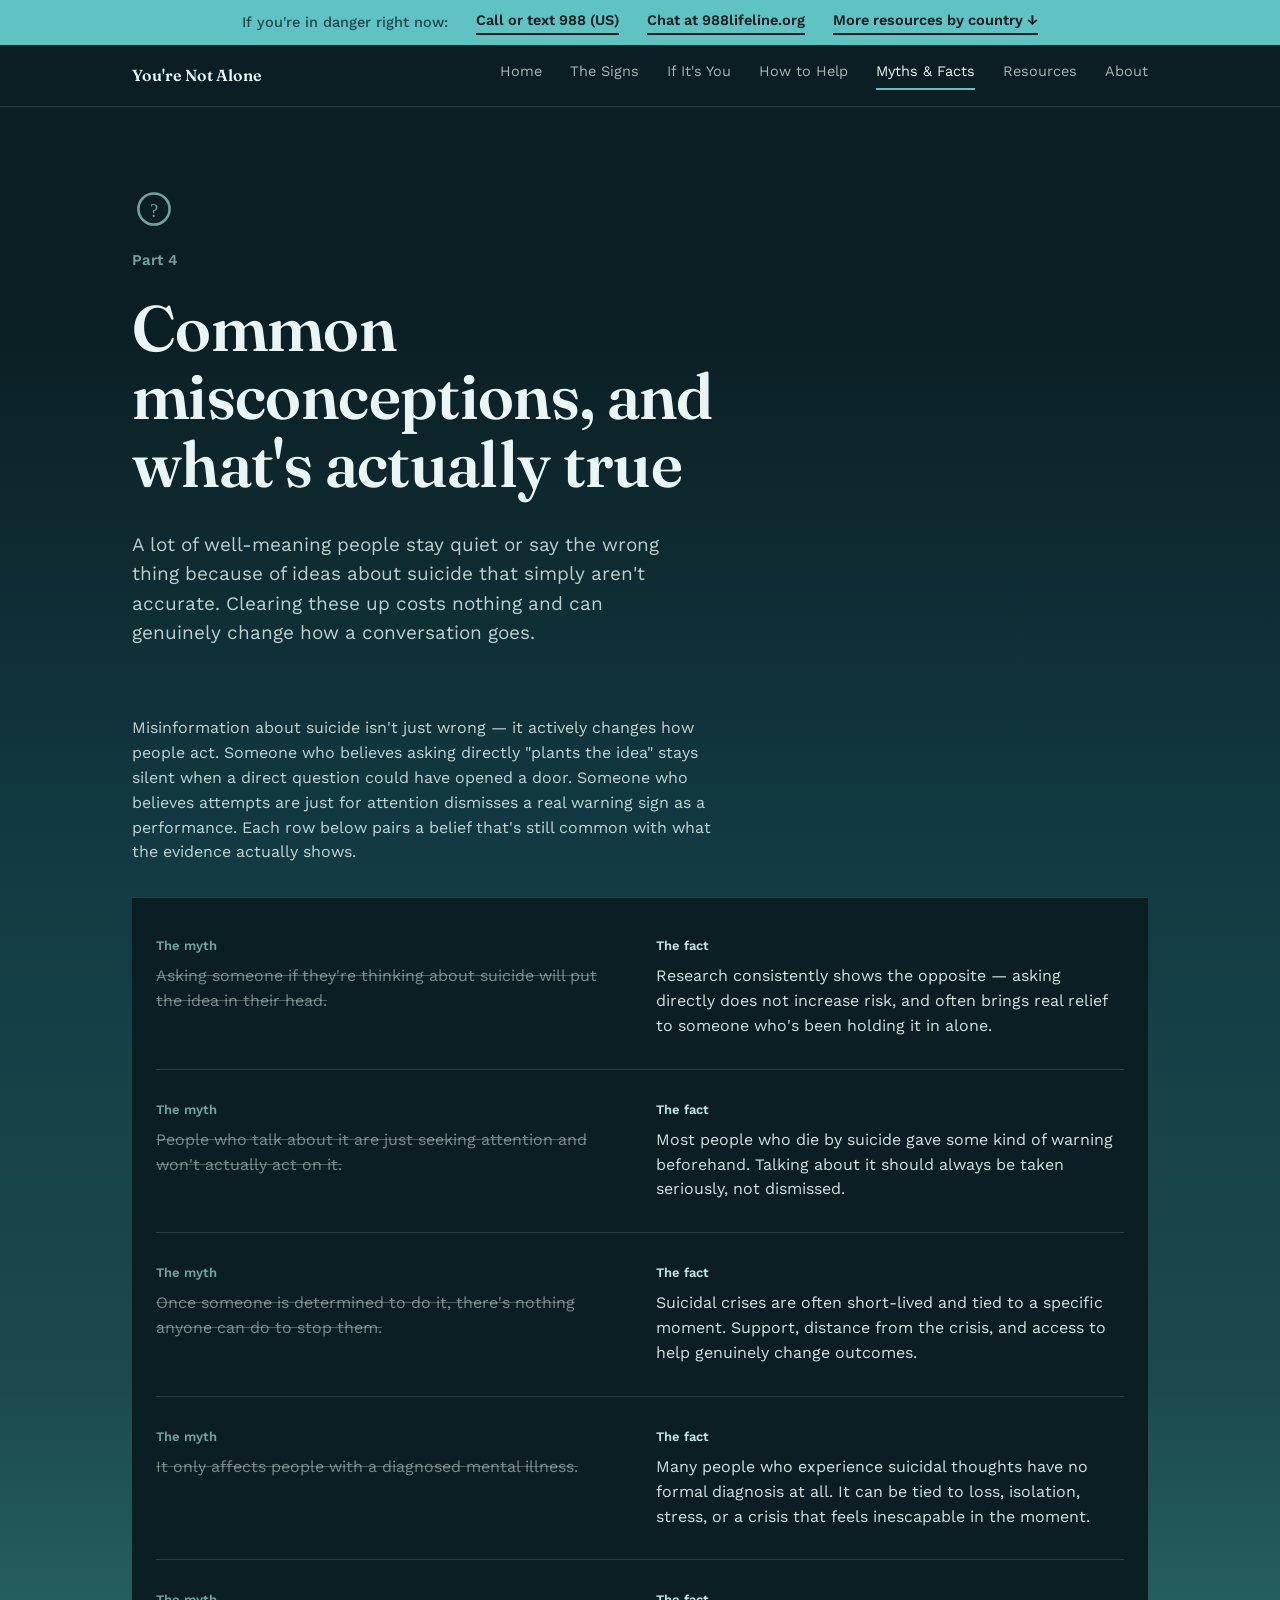
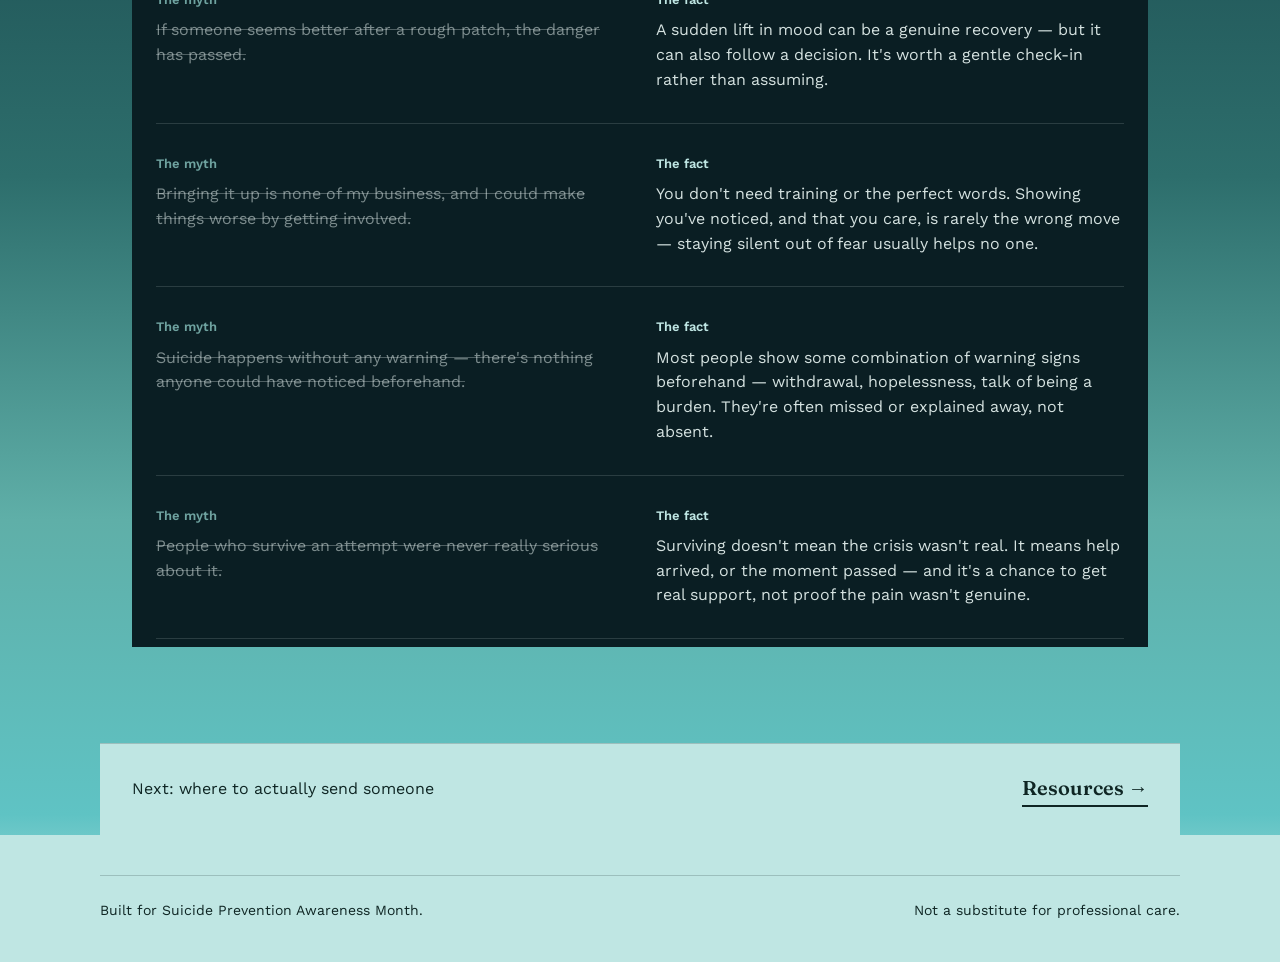
<file: myths.html>
<!DOCTYPE html>
<html lang="en">
<head>
<meta charset="UTF-8">
<meta name="viewport" content="width=device-width, initial-scale=1.0">
<title>Myths &amp; Facts — You're Not Alone</title>
<link rel="preconnect" href="https://fonts.googleapis.com">
<link href="https://fonts.googleapis.com/css2?family=Fraunces:opsz,wght@9..144,400;9..144,500;9..144,600;9..144,700&family=Work+Sans:wght@400;500;600&display=swap" rel="stylesheet">
<link rel="stylesheet" href="styles.css">
</head>
<body>

<div class="helpbar">
  <span class="label">If you're in danger right now:</span>
  <a href="tel:988">Call or text 988 (US)</a>
  <a href="https://988lifeline.org/chat" target="_blank" rel="noopener">Chat at 988lifeline.org</a>
  <a href="resources.html">More resources by country ↓</a>
</div>

<nav class="sitenav">
  <div class="nav-inner">
    <a class="brand" href="index.html">You're Not Alone</a>
    <div class="links">
      <a href="index.html">Home</a>
      <a href="signs.html">The Signs</a>
      <a href="if-you.html">If It's You</a>
      <a href="help.html">How to Help</a>
      <a href="myths.html" aria-current="page">Myths &amp; Facts</a>
      <a href="resources.html">Resources</a>
      <a href="about.html">About</a>
    </div>
  </div>
</nav>

<div class="gradient-wrap">

  <section class="hero" style="padding-bottom:50px;">
    <div class="page-icon"><svg viewBox="0 0 24 24" fill="none" xmlns="http://www.w3.org/2000/svg"><circle cx="12" cy="12" r="8.5" stroke="currentColor" stroke-width="1.4"/><text x="12" y="16.5" font-size="10" text-anchor="middle" fill="currentColor" font-family="Georgia, serif">?</text></svg></div>
    <div class="eyebrow">Part 4</div>
    <h1>Common misconceptions, and what's actually true</h1>
    <p class="sub">A lot of well-meaning people stay quiet or say the wrong thing because of ideas about suicide that simply aren't accurate. Clearing these up costs nothing and can genuinely change how a conversation goes.</p>
  </section>

  <section style="padding-top:0;">
    <p style="max-width:60ch; color:rgba(234,246,244,0.82); margin-bottom:32px;">Misinformation about suicide isn't just wrong — it actively changes how people act. Someone who believes asking directly "plants the idea" stays silent when a direct question could have opened a door. Someone who believes attempts are just for attention dismisses a real warning sign as a performance. Each row below pairs a belief that's still common with what the evidence actually shows.</p>
    <div class="fact-table reveal" style="background:var(--midnight); padding:8px 24px;">
      <div class="fact-row">
        <div class="myth">
          <span class="tag">The myth</span>
          <p>Asking someone if they're thinking about suicide will put the idea in their head.</p>
        </div>
        <div class="fact">
          <span class="tag">The fact</span>
          <p>Research consistently shows the opposite — asking directly does not increase risk, and often brings real relief to someone who's been holding it in alone.</p>
        </div>
      </div>
      <div class="fact-row">
        <div class="myth">
          <span class="tag">The myth</span>
          <p>People who talk about it are just seeking attention and won't actually act on it.</p>
        </div>
        <div class="fact">
          <span class="tag">The fact</span>
          <p>Most people who die by suicide gave some kind of warning beforehand. Talking about it should always be taken seriously, not dismissed.</p>
        </div>
      </div>
      <div class="fact-row">
        <div class="myth">
          <span class="tag">The myth</span>
          <p>Once someone is determined to do it, there's nothing anyone can do to stop them.</p>
        </div>
        <div class="fact">
          <span class="tag">The fact</span>
          <p>Suicidal crises are often short-lived and tied to a specific moment. Support, distance from the crisis, and access to help genuinely change outcomes.</p>
        </div>
      </div>
      <div class="fact-row">
        <div class="myth">
          <span class="tag">The myth</span>
          <p>It only affects people with a diagnosed mental illness.</p>
        </div>
        <div class="fact">
          <span class="tag">The fact</span>
          <p>Many people who experience suicidal thoughts have no formal diagnosis at all. It can be tied to loss, isolation, stress, or a crisis that feels inescapable in the moment.</p>
        </div>
      </div>
      <div class="fact-row">
        <div class="myth">
          <span class="tag">The myth</span>
          <p>If someone seems better after a rough patch, the danger has passed.</p>
        </div>
        <div class="fact">
          <span class="tag">The fact</span>
          <p>A sudden lift in mood can be a genuine recovery — but it can also follow a decision. It's worth a gentle check-in rather than assuming.</p>
        </div>
      </div>
      <div class="fact-row">
        <div class="myth">
          <span class="tag">The myth</span>
          <p>Bringing it up is none of my business, and I could make things worse by getting involved.</p>
        </div>
        <div class="fact">
          <span class="tag">The fact</span>
          <p>You don't need training or the perfect words. Showing you've noticed, and that you care, is rarely the wrong move — staying silent out of fear usually helps no one.</p>
        </div>
      </div>
      <div class="fact-row">
        <div class="myth">
          <span class="tag">The myth</span>
          <p>Suicide happens without any warning — there's nothing anyone could have noticed beforehand.</p>
        </div>
        <div class="fact">
          <span class="tag">The fact</span>
          <p>Most people show some combination of warning signs beforehand — withdrawal, hopelessness, talk of being a burden. They're often missed or explained away, not absent.</p>
        </div>
      </div>
      <div class="fact-row">
        <div class="myth">
          <span class="tag">The myth</span>
          <p>People who survive an attempt were never really serious about it.</p>
        </div>
        <div class="fact">
          <span class="tag">The fact</span>
          <p>Surviving doesn't mean the crisis wasn't real. It means help arrived, or the moment passed — and it's a chance to get real support, not proof the pain wasn't genuine.</p>
        </div>
      </div>
    </div>
  </section>

  <div class="next-link dark-text reveal">
    <span>Next: where to actually send someone</span>
    <a href="resources.html" class="to">Resources →</a>
  </div>

  <footer>
    <div class="foot-inner">
      <span>Built for Suicide Prevention Awareness Month.</span>
      <span>Not a substitute for professional care.</span>
    </div>
  </footer>

</div>

<script src="script.js"></script>
</body>
</html>
</file>
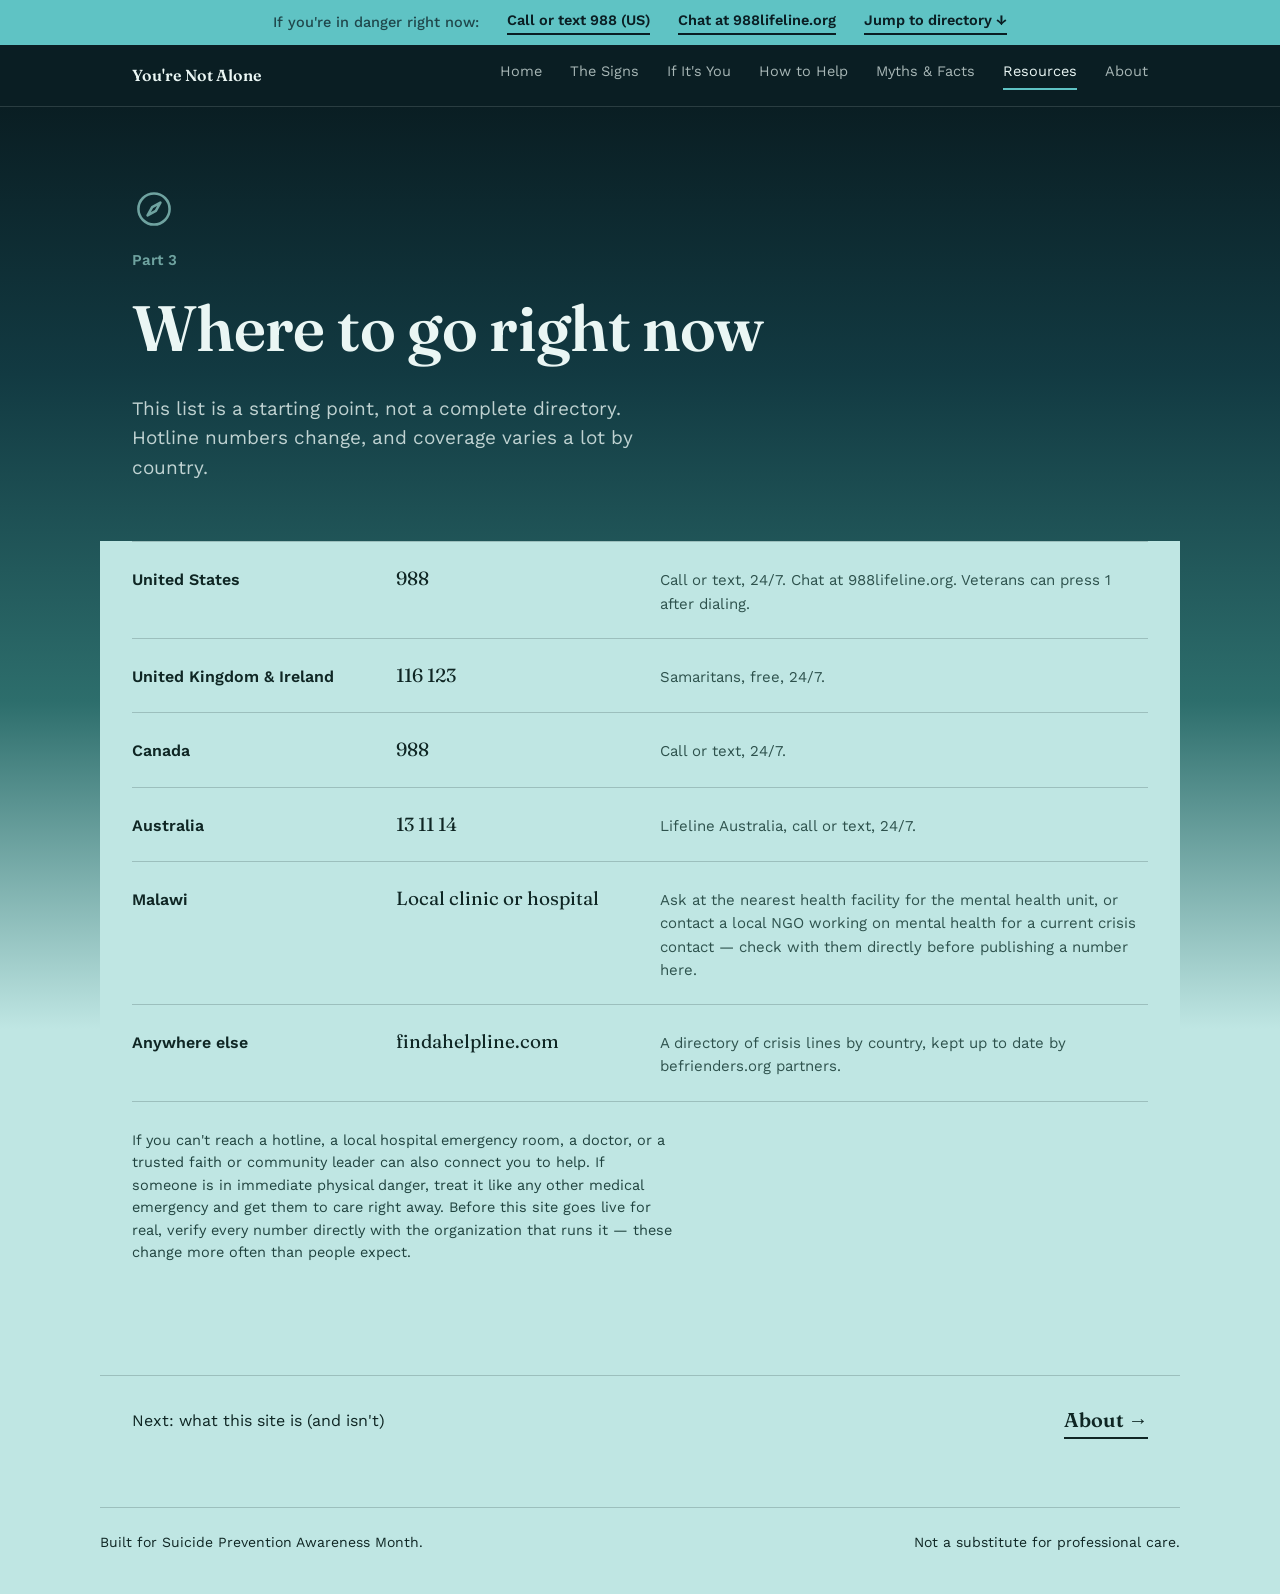
<file: resources.html>
<!DOCTYPE html>
<html lang="en">
<head>
<meta charset="UTF-8">
<meta name="viewport" content="width=device-width, initial-scale=1.0">
<title>Resources — You're Not Alone</title>
<link rel="preconnect" href="https://fonts.googleapis.com">
<link href="https://fonts.googleapis.com/css2?family=Fraunces:opsz,wght@9..144,400;9..144,500;9..144,600;9..144,700&family=Work+Sans:wght@400;500;600&display=swap" rel="stylesheet">
<link rel="stylesheet" href="styles.css">
</head>
<body>

<div class="helpbar">
  <span class="label">If you're in danger right now:</span>
  <a href="tel:988">Call or text 988 (US)</a>
  <a href="https://988lifeline.org/chat" target="_blank" rel="noopener">Chat at 988lifeline.org</a>
  <a href="#directory">Jump to directory ↓</a>
</div>

<nav class="sitenav">
  <div class="nav-inner">
    <a class="brand" href="index.html">You're Not Alone</a>
    <div class="links">
      <a href="index.html">Home</a>
      <a href="signs.html">The Signs</a>
      <a href="if-you.html">If It's You</a>
      <a href="help.html">How to Help</a>
      <a href="myths.html">Myths &amp; Facts</a>
      <a href="resources.html" aria-current="page">Resources</a>
      <a href="about.html">About</a>
    </div>
  </div>
</nav>

<div class="gradient-wrap" style="background:linear-gradient(to bottom, var(--midnight) 0%, var(--indigo) 18%, #2D6E6C 40%, var(--gold-soft) 62%, var(--gold-soft) 100%);">

  <section class="hero" style="padding-bottom:40px;">
    <div class="page-icon"><svg viewBox="0 0 24 24" fill="none" xmlns="http://www.w3.org/2000/svg"><circle cx="12" cy="12" r="8.5" stroke="currentColor" stroke-width="1.4"/><path d="M15.5 8.5L13 13L8.5 15.5L11 11L15.5 8.5Z" stroke="currentColor" stroke-width="1.4" stroke-linejoin="round"/></svg></div>
    <div class="eyebrow">Part 3</div>
    <h1>Where to go right now</h1>
    <p class="sub">This list is a starting point, not a complete directory. Hotline numbers change, and coverage varies a lot by country.</p>
  </section>

  <section id="directory" class="dark-text" style="padding-top:0;">
    <div class="res-table reveal">
      <div class="res-row">
        <div class="where">United States</div>
        <div class="contact">988</div>
        <div class="desc">Call or text, 24/7. Chat at 988lifeline.org. Veterans can press 1 after dialing.</div>
      </div>
      <div class="res-row">
        <div class="where">United Kingdom &amp; Ireland</div>
        <div class="contact">116 123</div>
        <div class="desc">Samaritans, free, 24/7.</div>
      </div>
      <div class="res-row">
        <div class="where">Canada</div>
        <div class="contact">988</div>
        <div class="desc">Call or text, 24/7.</div>
      </div>
      <div class="res-row">
        <div class="where">Australia</div>
        <div class="contact">13 11 14</div>
        <div class="desc">Lifeline Australia, call or text, 24/7.</div>
      </div>
      <div class="res-row">
        <div class="where">Malawi</div>
        <div class="contact">Local clinic or hospital</div>
        <div class="desc">Ask at the nearest health facility for the mental health unit, or contact a local NGO working on mental health for a current crisis contact — check with them directly before publishing a number here.</div>
      </div>
      <div class="res-row">
        <div class="where">Anywhere else</div>
        <div class="contact">findahelpline.com</div>
        <div class="desc">A directory of crisis lines by country, kept up to date by befrienders.org partners.</div>
      </div>
    </div>
    <p class="res-note">If you can't reach a hotline, a local hospital emergency room, a doctor, or a trusted faith or community leader can also connect you to help. If someone is in immediate physical danger, treat it like any other medical emergency and get them to care right away. Before this site goes live for real, verify every number directly with the organization that runs it — these change more often than people expect.</p>
  </section>

  <div class="next-link dark-text reveal">
    <span>Next: what this site is (and isn't)</span>
    <a href="about.html" class="to">About →</a>
  </div>

  <footer>
    <div class="foot-inner">
      <span>Built for Suicide Prevention Awareness Month.</span>
      <span>Not a substitute for professional care.</span>
    </div>
  </footer>

</div>

<script src="script.js"></script>
</body>
</html>
</file>
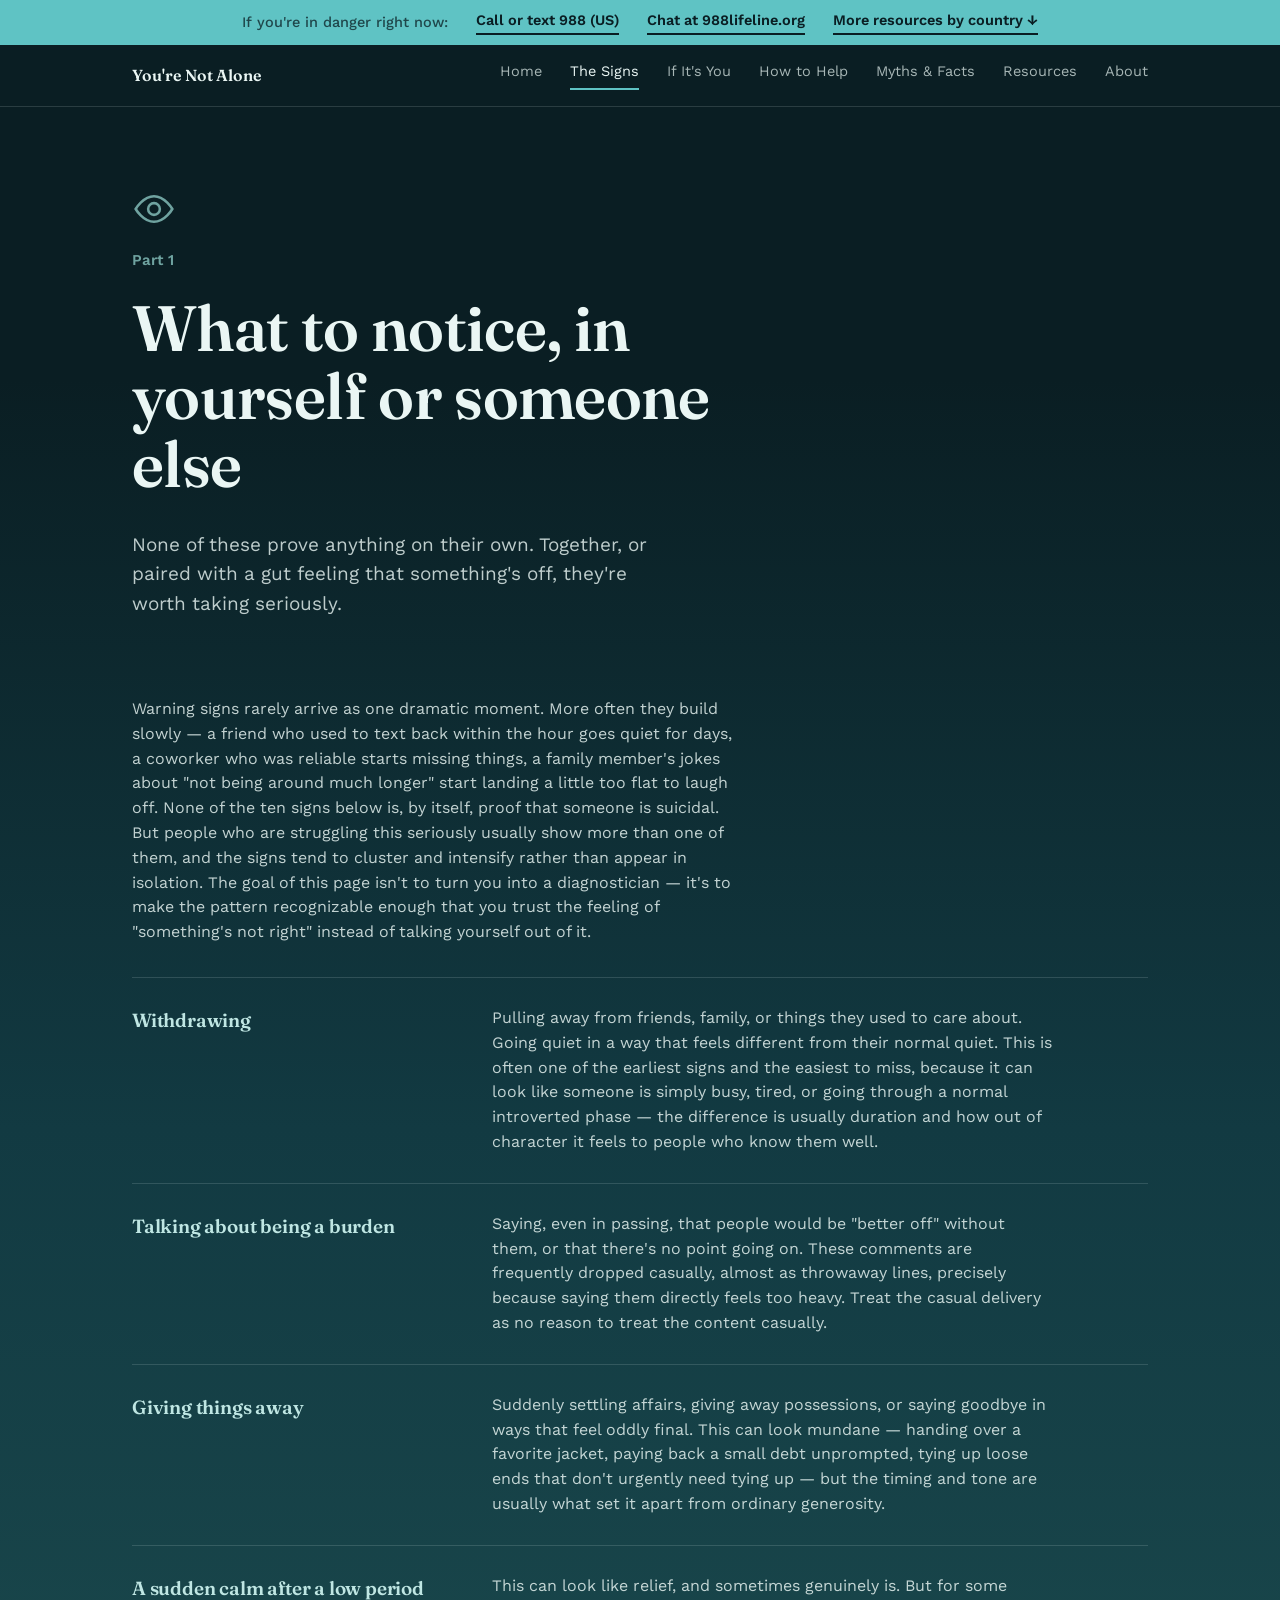
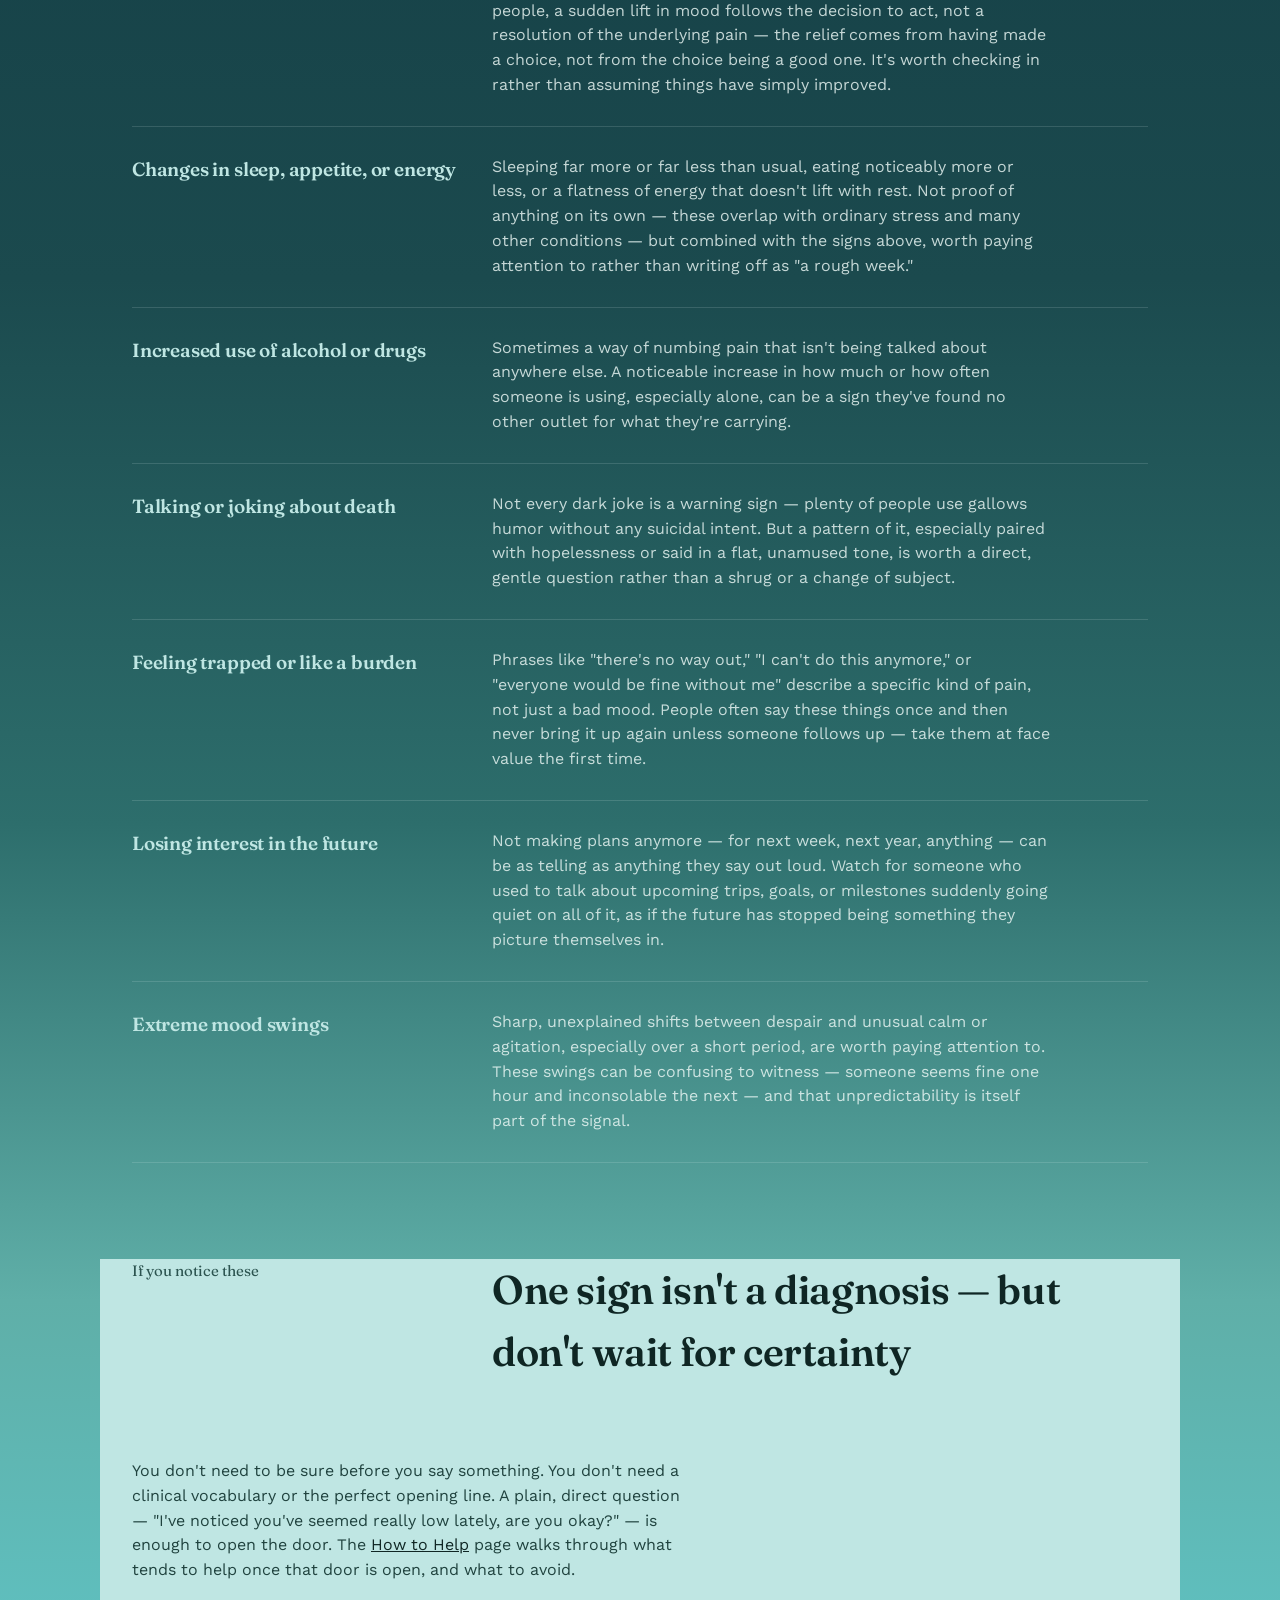
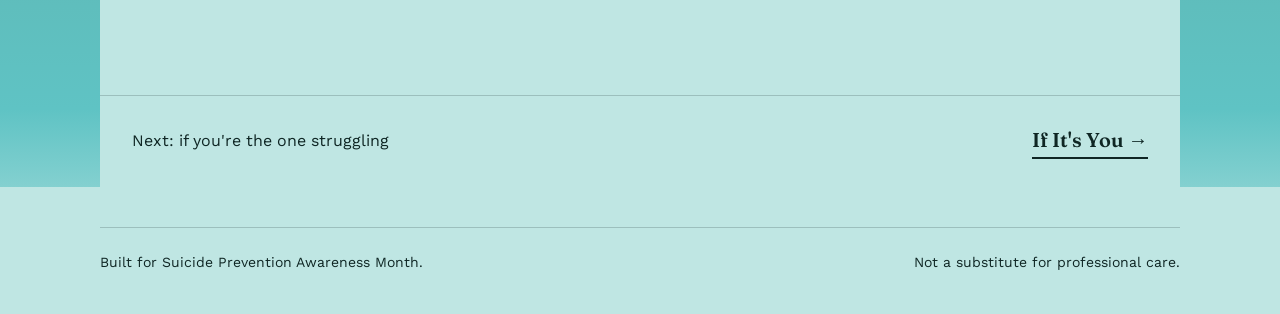
<file: signs.html>
<!DOCTYPE html>
<html lang="en">
<head>
<meta charset="UTF-8">
<meta name="viewport" content="width=device-width, initial-scale=1.0">
<title>The Signs — You're Not Alone</title>
<link rel="preconnect" href="https://fonts.googleapis.com">
<link href="https://fonts.googleapis.com/css2?family=Fraunces:opsz,wght@9..144,400;9..144,500;9..144,600;9..144,700&family=Work+Sans:wght@400;500;600&display=swap" rel="stylesheet">
<link rel="stylesheet" href="styles.css">
</head>
<body>

<div class="helpbar">
  <span class="label">If you're in danger right now:</span>
  <a href="tel:988">Call or text 988 (US)</a>
  <a href="https://988lifeline.org/chat" target="_blank" rel="noopener">Chat at 988lifeline.org</a>
  <a href="resources.html">More resources by country ↓</a>
</div>

<nav class="sitenav">
  <div class="nav-inner">
    <a class="brand" href="index.html">You're Not Alone</a>
    <div class="links">
      <a href="index.html">Home</a>
      <a href="signs.html" aria-current="page">The Signs</a>
      <a href="if-you.html">If It's You</a>
      <a href="help.html">How to Help</a>
      <a href="myths.html">Myths &amp; Facts</a>
      <a href="resources.html">Resources</a>
      <a href="about.html">About</a>
    </div>
  </div>
</nav>

<div class="gradient-wrap">

  <section class="hero" style="padding-bottom:60px;">
    <div class="page-icon"><svg viewBox="0 0 24 24" fill="none" xmlns="http://www.w3.org/2000/svg"><path d="M2 12C2 12 6 5 12 5C18 5 22 12 22 12C22 12 18 19 12 19C6 19 2 12 2 12Z" stroke="currentColor" stroke-width="1.4"/><circle cx="12" cy="12" r="3.2" stroke="currentColor" stroke-width="1.4"/></svg></div>
    <div class="eyebrow">Part 1</div>
    <h1>What to notice, in yourself or someone else</h1>
    <p class="sub">None of these prove anything on their own. Together, or paired with a gut feeling that something's off, they're worth taking seriously.</p>
  </section>

  <section style="padding-top:0;">
    <p style="max-width:60ch; color:rgba(234,246,244,0.82); margin-bottom:32px;">Warning signs rarely arrive as one dramatic moment. More often they build slowly — a friend who used to text back within the hour goes quiet for days, a coworker who was reliable starts missing things, a family member's jokes about "not being around much longer" start landing a little too flat to laugh off. None of the ten signs below is, by itself, proof that someone is suicidal. But people who are struggling this seriously usually show more than one of them, and the signs tend to cluster and intensify rather than appear in isolation. The goal of this page isn't to turn you into a diagnostician — it's to make the pattern recognizable enough that you trust the feeling of "something's not right" instead of talking yourself out of it.</p>
    <div class="signs-list reveal">
      <div class="sign-row">
        <h3>Withdrawing</h3>
        <p>Pulling away from friends, family, or things they used to care about. Going quiet in a way that feels different from their normal quiet. This is often one of the earliest signs and the easiest to miss, because it can look like someone is simply busy, tired, or going through a normal introverted phase — the difference is usually duration and how out of character it feels to people who know them well.</p>
      </div>
      <div class="sign-row">
        <h3>Talking about being a burden</h3>
        <p>Saying, even in passing, that people would be "better off" without them, or that there's no point going on. These comments are frequently dropped casually, almost as throwaway lines, precisely because saying them directly feels too heavy. Treat the casual delivery as no reason to treat the content casually.</p>
      </div>
      <div class="sign-row">
        <h3>Giving things away</h3>
        <p>Suddenly settling affairs, giving away possessions, or saying goodbye in ways that feel oddly final. This can look mundane — handing over a favorite jacket, paying back a small debt unprompted, tying up loose ends that don't urgently need tying up — but the timing and tone are usually what set it apart from ordinary generosity.</p>
      </div>
      <div class="sign-row">
        <h3>A sudden calm after a low period</h3>
        <p>This can look like relief, and sometimes genuinely is. But for some people, a sudden lift in mood follows the decision to act, not a resolution of the underlying pain — the relief comes from having made a choice, not from the choice being a good one. It's worth checking in rather than assuming things have simply improved.</p>
      </div>
      <div class="sign-row">
        <h3>Changes in sleep, appetite, or energy</h3>
        <p>Sleeping far more or far less than usual, eating noticeably more or less, or a flatness of energy that doesn't lift with rest. Not proof of anything on its own — these overlap with ordinary stress and many other conditions — but combined with the signs above, worth paying attention to rather than writing off as "a rough week."</p>
      </div>
      <div class="sign-row">
        <h3>Increased use of alcohol or drugs</h3>
        <p>Sometimes a way of numbing pain that isn't being talked about anywhere else. A noticeable increase in how much or how often someone is using, especially alone, can be a sign they've found no other outlet for what they're carrying.</p>
      </div>
      <div class="sign-row">
        <h3>Talking or joking about death</h3>
        <p>Not every dark joke is a warning sign — plenty of people use gallows humor without any suicidal intent. But a pattern of it, especially paired with hopelessness or said in a flat, unamused tone, is worth a direct, gentle question rather than a shrug or a change of subject.</p>
      </div>
      <div class="sign-row">
        <h3>Feeling trapped or like a burden</h3>
        <p>Phrases like "there's no way out," "I can't do this anymore," or "everyone would be fine without me" describe a specific kind of pain, not just a bad mood. People often say these things once and then never bring it up again unless someone follows up — take them at face value the first time.</p>
      </div>
      <div class="sign-row">
        <h3>Losing interest in the future</h3>
        <p>Not making plans anymore — for next week, next year, anything — can be as telling as anything they say out loud. Watch for someone who used to talk about upcoming trips, goals, or milestones suddenly going quiet on all of it, as if the future has stopped being something they picture themselves in.</p>
      </div>
      <div class="sign-row">
        <h3>Extreme mood swings</h3>
        <p>Sharp, unexplained shifts between despair and unusual calm or agitation, especially over a short period, are worth paying attention to. These swings can be confusing to witness — someone seems fine one hour and inconsolable the next — and that unpredictability is itself part of the signal.</p>
      </div>
    </div>
  </section>

  <section class="dark-text" style="padding-top:0;">
    <div class="section-head reveal">
      <div class="num">If you notice these</div>
      <h2>One sign isn't a diagnosis — but don't wait for certainty</h2>
    </div>
    <p style="max-width:56ch;">You don't need to be sure before you say something. You don't need a clinical vocabulary or the perfect opening line. A plain, direct question — "I've noticed you've seemed really low lately, are you okay?" — is enough to open the door. The <a href="help.html" style="text-decoration:underline; color:#0F2624;">How to Help</a> page walks through what tends to help once that door is open, and what to avoid.</p>
  </section>

  <div class="next-link dark-text reveal">
    <span>Next: if you're the one struggling</span>
    <a href="if-you.html" class="to">If It's You →</a>
  </div>

  <footer>
    <div class="foot-inner">
      <span>Built for Suicide Prevention Awareness Month.</span>
      <span>Not a substitute for professional care.</span>
    </div>
  </footer>

</div>

<script src="script.js"></script>
</body>
</html>
</file>
<file: styles.css>
:root{
  --midnight:#0A1E23;
  --indigo:#123A42;
  --gold:#5FC3C4;
  --gold-soft:#BFE6E3;
  --parchment:#EAF6F4;
  --sage:#6FA3A0;
  --ink:#14211F;
  --line: rgba(234,246,244,0.14);
}
*{box-sizing:border-box;}
html{scroll-behavior:smooth;}
body{
  margin:0;
  font-family:'Work Sans', sans-serif;
  background:var(--midnight);
  color:var(--parchment);
  line-height:1.55;
  overflow-x:hidden;
}
h1,h2,h3{
  font-family:'Fraunces', serif;
  font-weight:600;
  margin:0 0 0.5em 0;
  letter-spacing:-0.01em;
}
p{margin:0 0 1em 0;}
a{color:inherit;}
img{max-width:100%;display:block;}

/* ---- Always-visible help bar ---- */
.helpbar{
  position:sticky; top:0; z-index:100;
  background:var(--gold);
  color:var(--midnight);
  padding:10px 24px;
  display:flex; align-items:center; justify-content:center;
  gap:10px 28px;
  flex-wrap:wrap;
  font-size:14.5px;
  font-weight:600;
}
.helpbar span.label{opacity:0.75; font-weight:500;}
.helpbar a{
  text-decoration:none;
  border-bottom:2px solid var(--midnight);
  padding-bottom:1px;
}
.helpbar a:hover{opacity:0.7;}

/* ---- Page nav ---- */
.sitenav{
  position:sticky; top:41px; z-index:99;
  background:var(--midnight);
  border-bottom:1px solid var(--line);
}
.sitenav .nav-inner{
  max-width:1080px;
  margin:0 auto;
  padding:16px 32px;
  display:flex;
  align-items:center;
  justify-content:space-between;
  gap:24px;
  flex-wrap:wrap;
}
.sitenav .brand{
  font-family:'Fraunces', serif;
  font-size:16px;
  font-weight:600;
  color:var(--parchment);
  text-decoration:none;
}
.sitenav .links{
  display:flex;
  gap:28px;
  flex-wrap:wrap;
  font-size:14.5px;
}
.sitenav .links a{
  text-decoration:none;
  color:rgba(234,246,244,0.7);
  padding-bottom:4px;
  border-bottom:2px solid transparent;
}
.sitenav .links a:hover{color:var(--parchment);}
.sitenav .links a[aria-current="page"]{
  color:var(--parchment);
  border-bottom-color:var(--gold);
}
@media (max-width:640px){
  .sitenav .nav-inner{padding:14px 22px;}
  .sitenav .links{gap:18px;}
}

/* ---- Long gradient wrapper: deep water rising to a calm, lit surface ---- */
.gradient-wrap{
  background: linear-gradient(
    to bottom,
    var(--midnight) 0%,
    var(--midnight) 8%,
    var(--indigo) 30%,
    #1B4A4E 52%,
    #2D6E6C 68%,
    #5FAFA8 82%,
    var(--gold) 94%,
    var(--gold-soft) 100%
  );
}
.gradient-wrap.short{
  background: linear-gradient(
    to bottom,
    var(--midnight) 0%,
    var(--indigo) 40%,
    #2D6E6C 75%,
    var(--gold-soft) 100%
  );
}

section{
  max-width:1080px;
  margin:0 auto;
  padding:96px 32px;
}
@media (max-width:720px){
  section{padding:64px 22px;}
}

/* ---- Hero ---- */
.hero{
  padding-top:80px;
  padding-bottom:120px;
}
.hero-grid{
  display:grid;
  grid-template-columns: 3fr 2fr;
  gap:40px;
  align-items:center;
}
@media (max-width:800px){
  .hero-grid{grid-template-columns:1fr; gap:8px;}
  .hero-visual{order:-1; max-width:220px; margin:0 0 12px 0;}
}
.hero-visual{
  width:100%;
  max-width:340px;
  justify-self:end;
}
.hero-visual svg{width:100%; height:auto;}
.page-icon{
  width:44px;
  height:44px;
  margin-bottom:18px;
  color:var(--sage);
}
.dark-text .page-icon{ color:#2C5450; }
.page-icon svg{width:100%; height:100%; display:block;}

.hero .eyebrow{
  color:var(--sage);
  font-size:15px;
  font-weight:600;
  margin-bottom:22px;
}
.hero h1{
  font-size:clamp(2.2rem, 5.6vw, 4rem);
  max-width:16ch;
  line-height:1.06;
  color:var(--parchment);
}
.hero .sub{
  max-width:46ch;
  font-size:19px;
  color:rgba(234,246,244,0.8);
  margin-top:20px;
}
.hero .cta-row{
  display:flex; gap:16px; flex-wrap:wrap;
  margin-top:38px;
}
.btn{
  display:inline-block;
  padding:14px 26px;
  border-radius:2px;
  font-weight:600;
  font-size:15px;
  text-decoration:none;
  border:1px solid var(--line);
}
.btn.primary{
  background:var(--gold);
  color:var(--midnight);
  border-color:var(--gold);
}
.btn.secondary{
  color:var(--parchment);
}
.btn.primary:hover{background:var(--gold-soft);}
.btn.secondary:hover{border-color:var(--parchment);}

/* ---- Section headers ---- */
.section-head{
  display:grid;
  grid-template-columns: 1fr 2fr;
  gap:32px;
  margin-bottom:56px;
  align-items:end;
}
.section-head h2{
  font-size:clamp(1.7rem, 3.4vw, 2.5rem);
  grid-column:2;
}
.section-head .num{
  font-family:'Fraunces', serif;
  font-size:15px;
  color:var(--sage);
  align-self:start;
}
@media (max-width:720px){
  .section-head{grid-template-columns:1fr;}
  .section-head h2{grid-column:1;}
}

/* ---- Signs section: list with rules, not cards ---- */
.signs-list{
  border-top:1px solid var(--line);
}
.sign-row{
  display:grid;
  grid-template-columns: 1fr 2fr;
  gap:32px;
  padding:28px 0;
  border-bottom:1px solid var(--line);
}
.sign-row h3{
  font-size:19px;
  color:var(--gold-soft);
}
.sign-row p{
  color:rgba(234,246,244,0.82);
  max-width:56ch;
  margin:0;
}
@media (max-width:720px){
  .sign-row{grid-template-columns:1fr; gap:8px;}
}
.sign-row .row-icon{
  width:28px; height:28px;
  margin-bottom:10px;
  color:var(--gold-soft);
}
.dark-text .sign-row .row-icon{ color:#2C5450; }
.sign-row .row-icon svg{width:100%; height:100%; display:block;}
.sign-row .row-head{
  display:flex;
  align-items:center;
  gap:12px;
}
.sign-row .row-head .row-icon{margin-bottom:0;}

/* ---- Myths & Facts ---- */
.fact-table{
  border-top:1px solid var(--line);
}
.fact-row{
  display:grid;
  grid-template-columns: 1fr 1fr;
  gap:32px;
  padding:30px 0;
  border-bottom:1px solid var(--line);
}
.fact-row .myth .tag, .fact-row .fact .tag{
  display:block;
  font-size:13px;
  font-weight:600;
  margin-bottom:8px;
}
.fact-row .myth .tag{ color:var(--sage); }
.fact-row .fact .tag{ color:var(--gold-soft); }
.fact-row .myth p{
  color:rgba(234,246,244,0.5);
  margin:0;
  text-decoration:line-through;
  text-decoration-color:rgba(234,246,244,0.3);
}
.fact-row .fact p{
  color:rgba(234,246,244,0.9);
  margin:0;
}
@media (max-width:720px){
  .fact-row{grid-template-columns:1fr; gap:10px;}
}

/* ---- Talking to someone section ---- */
.talk-grid{
  display:grid;
  grid-template-columns: 1fr 1fr;
  gap:40px;
}
@media (max-width:720px){
  .talk-grid{grid-template-columns:1fr;}
}
.talk-col h3{
  font-size:18px;
  margin-bottom:14px;
  color:#16302E;
}
.talk-col ul{
  margin:0; padding-left:20px;
}
.talk-col li{
  margin-bottom:12px;
  color:#20433F;
}

/* Sections in the lower (light) half of the gradient use dark ink text.
   Give them an explicit light background so they stay readable regardless
   of how tall the page is or where they land inside the gradient. */
.dark-text{ background:var(--gold-soft); }
.dark-text, .dark-text h2, .dark-text h3{ color:#0F2624; }
.dark-text .section-head .num{ color:#2C5450; }
.dark-text p{ color:#20433F; }
.dark-text .eyebrow{ color:#2C5450; }
.dark-text .sub{ color:#20433F; }
.next-link{ background:var(--gold-soft); color:#0F2624; }

/* ---- Resources ---- */
.res-table{
  border-top:1px solid rgba(15,38,36,0.2);
}
.res-row{
  display:grid;
  grid-template-columns: 1fr 1fr 2fr;
  gap:20px;
  padding:22px 0;
  border-bottom:1px solid rgba(15,38,36,0.2);
  align-items:baseline;
}
.res-row .where{font-weight:600;}
.res-row .contact{
  font-family:'Fraunces', serif;
  font-size:19px;
}
.res-row .desc{
  font-size:15px;
  color:#2E524D;
}
@media (max-width:720px){
  .res-row{grid-template-columns:1fr;}
}
.res-note{
  margin-top:28px;
  font-size:14.5px;
  color:#2E524D;
  max-width:60ch;
}

/* ---- Page-to-page nav card (bottom of content, "next" link) ---- */
.next-link{
  display:flex;
  justify-content:space-between;
  align-items:center;
  gap:20px;
  padding:28px 32px;
  max-width:1080px;
  margin:0 auto;
  border-top:1px solid rgba(15,38,36,0.2);
}
.next-link .to{
  font-family:'Fraunces', serif;
  font-size:20px;
}
.next-link a{
  text-decoration:none;
  font-weight:600;
  border-bottom:2px solid #0F2624;
  padding-bottom:2px;
}

/* ---- Footer ---- */
footer{
  background:var(--gold-soft);
  color:#0F2624;
  padding:40px 32px 40px;
}
footer .foot-inner{
  max-width:1080px;
  margin:0 auto;
  display:flex;
  justify-content:space-between;
  flex-wrap:wrap;
  gap:16px;
  font-size:14px;
  border-top:1px solid rgba(15,38,36,0.2);
  padding-top:24px;
}

/* ---- Reveal-on-scroll: one orchestrated pass, not per-card ---- */
.reveal{
  opacity:0;
  transform:translateY(14px);
  transition:opacity 0.8s ease, transform 0.8s ease;
}
.reveal.visible{
  opacity:1;
  transform:translateY(0);
}
@media (prefers-reduced-motion: reduce){
  .reveal{opacity:1; transform:none; transition:none;}
  html{scroll-behavior:auto;}
}

a:focus-visible, button:focus-visible{
  outline:2px solid var(--gold-soft);
  outline-offset:3px;
}
</file>
